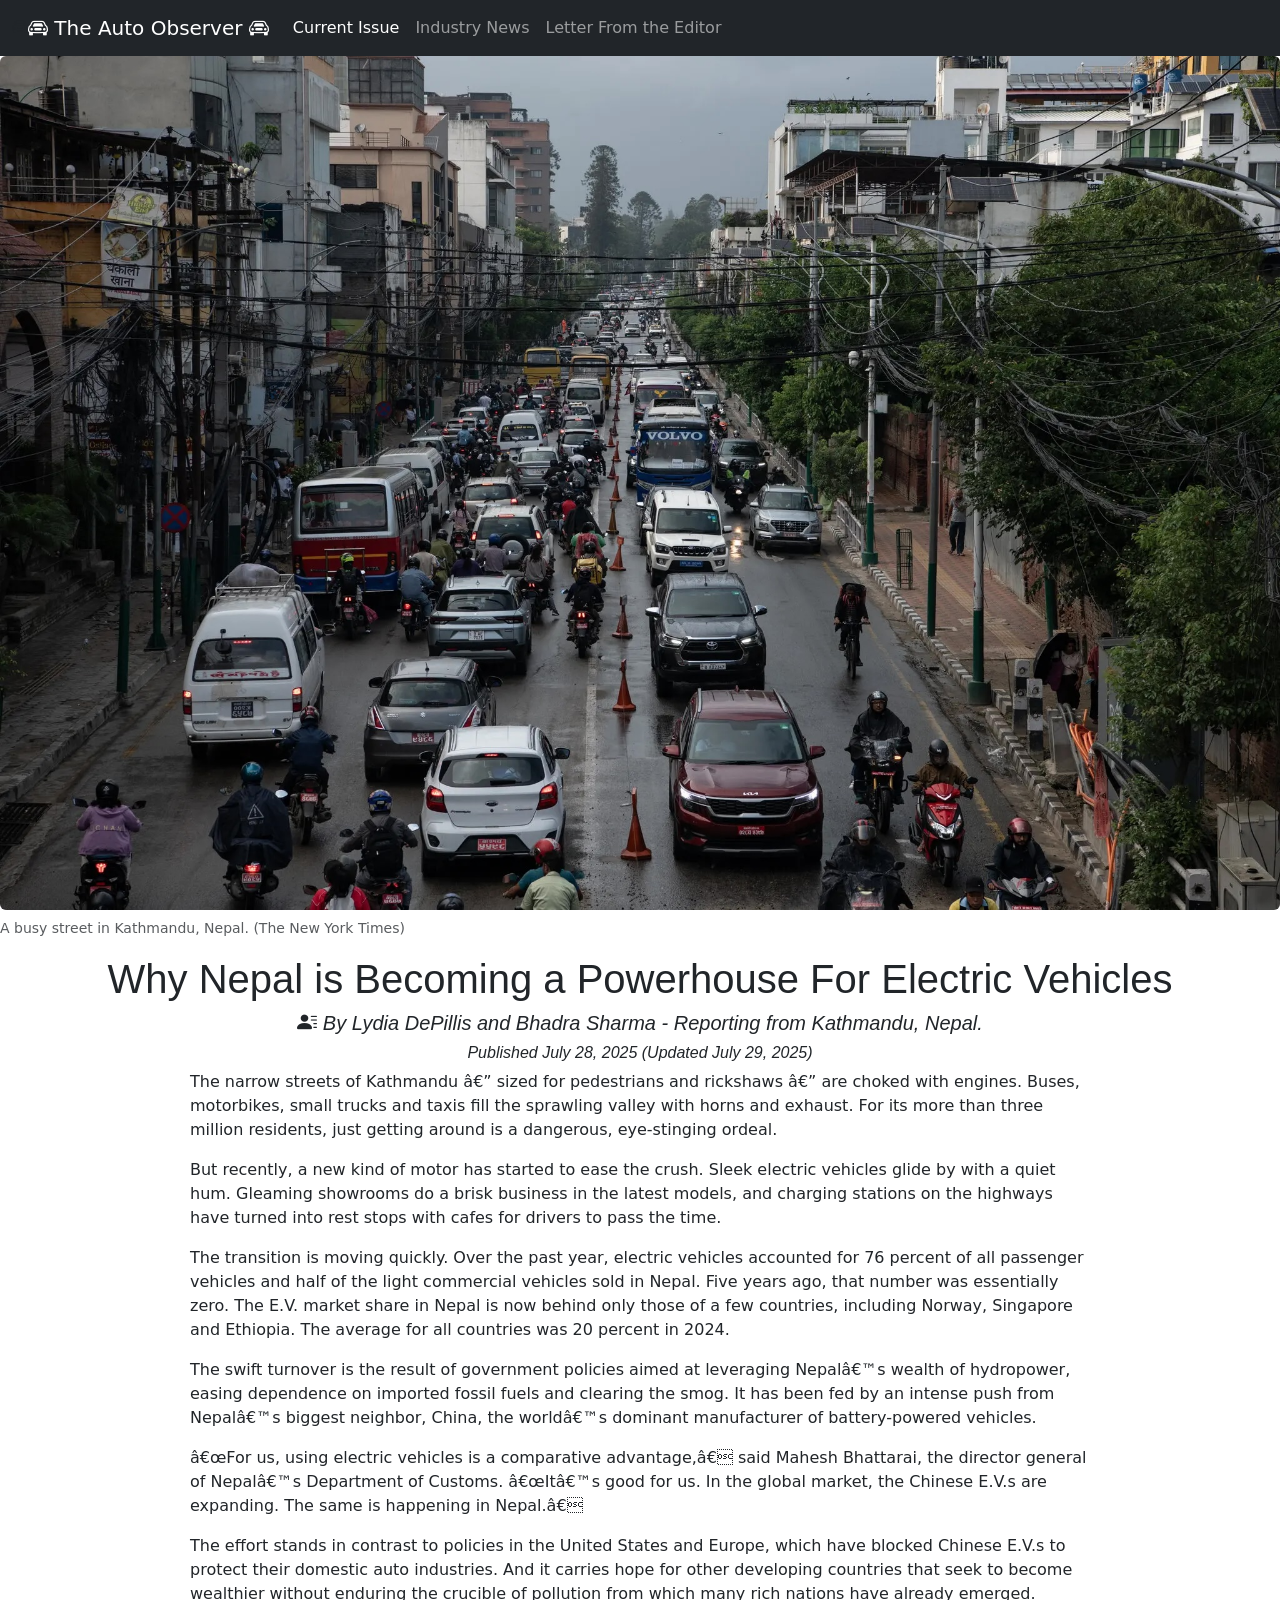
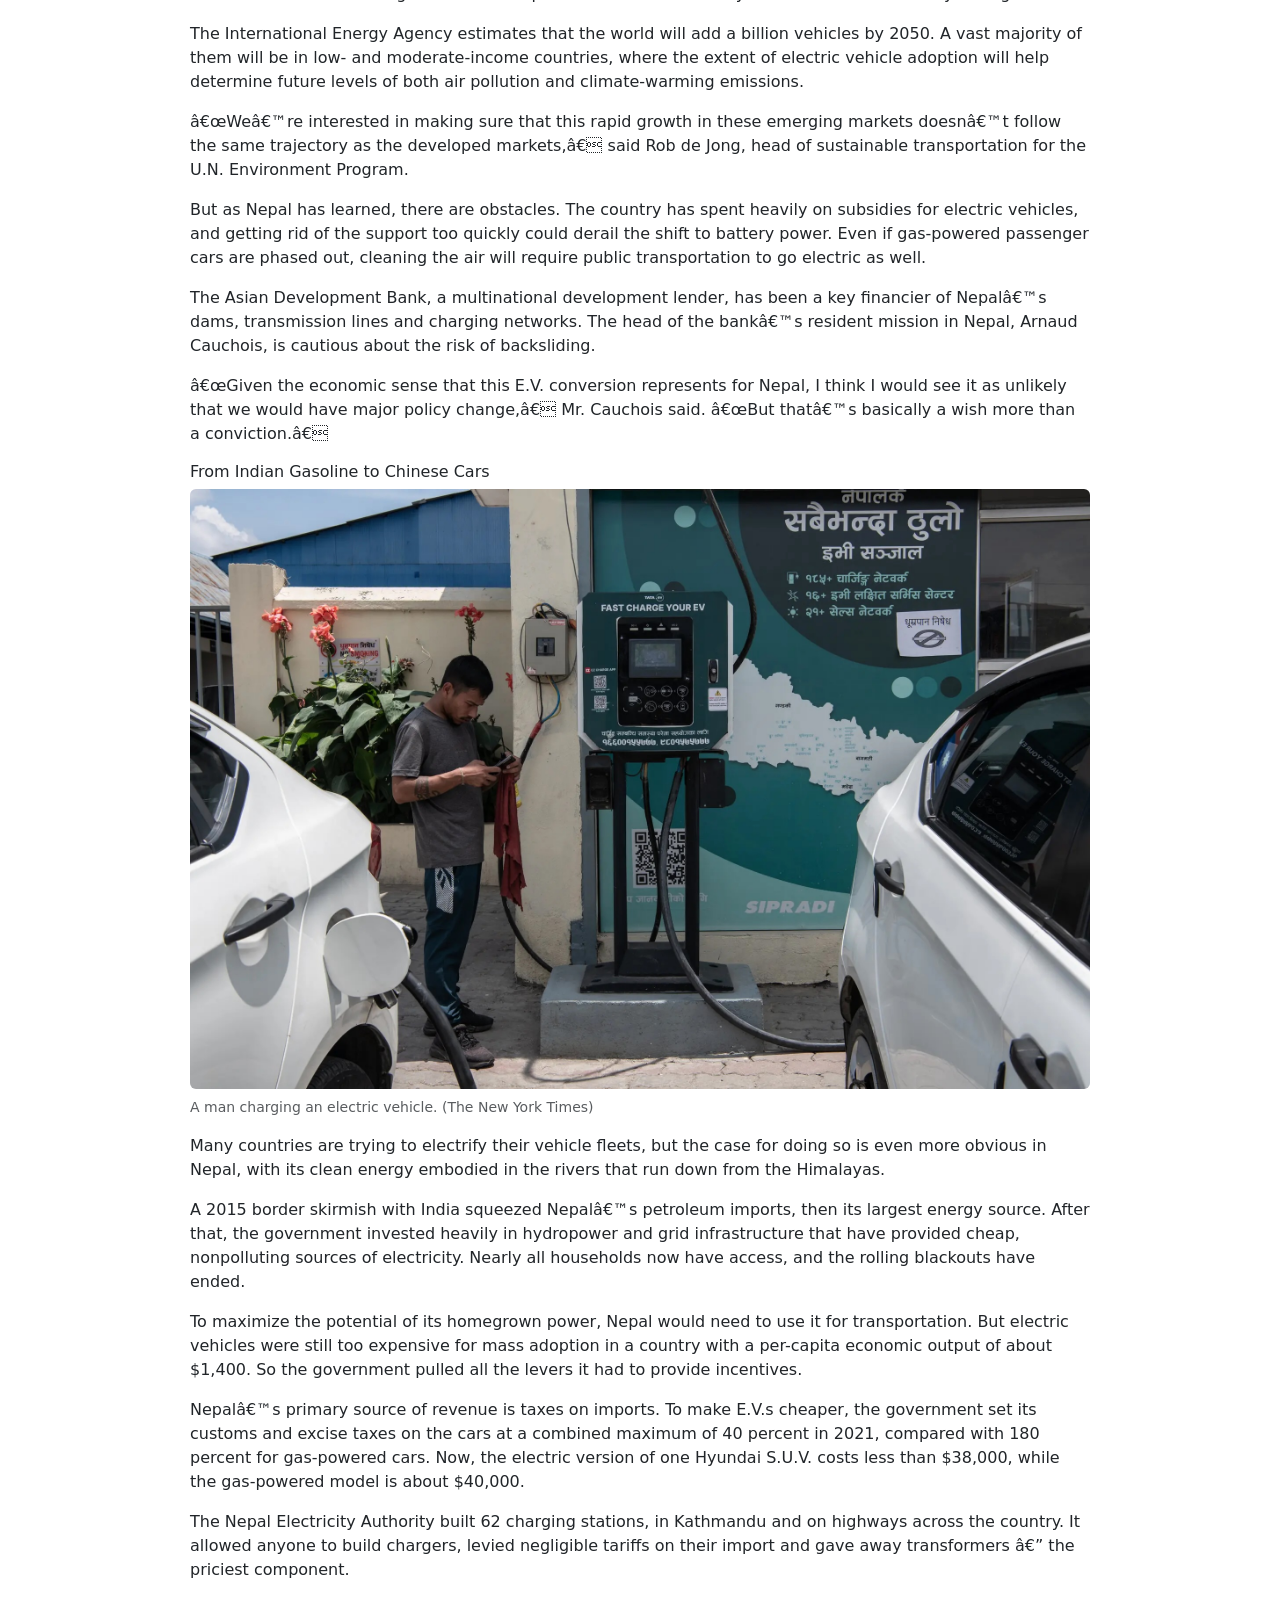
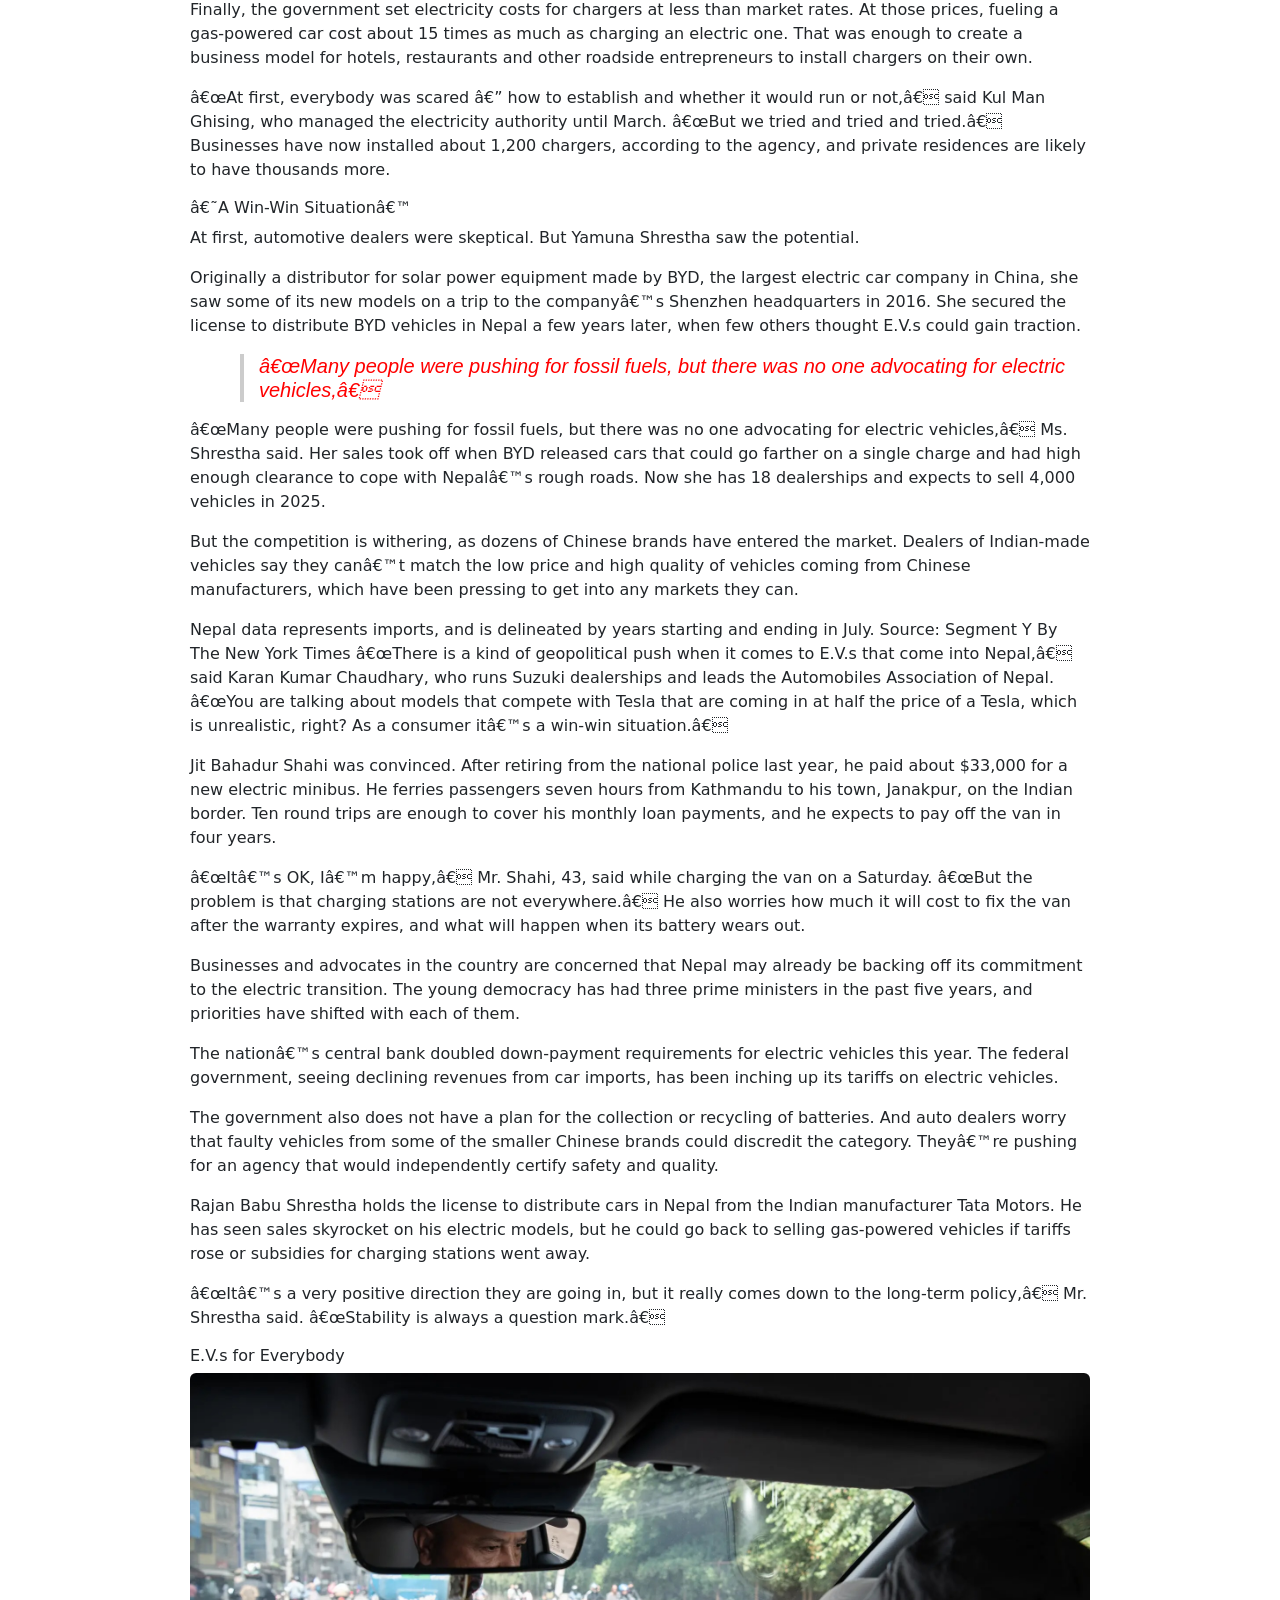
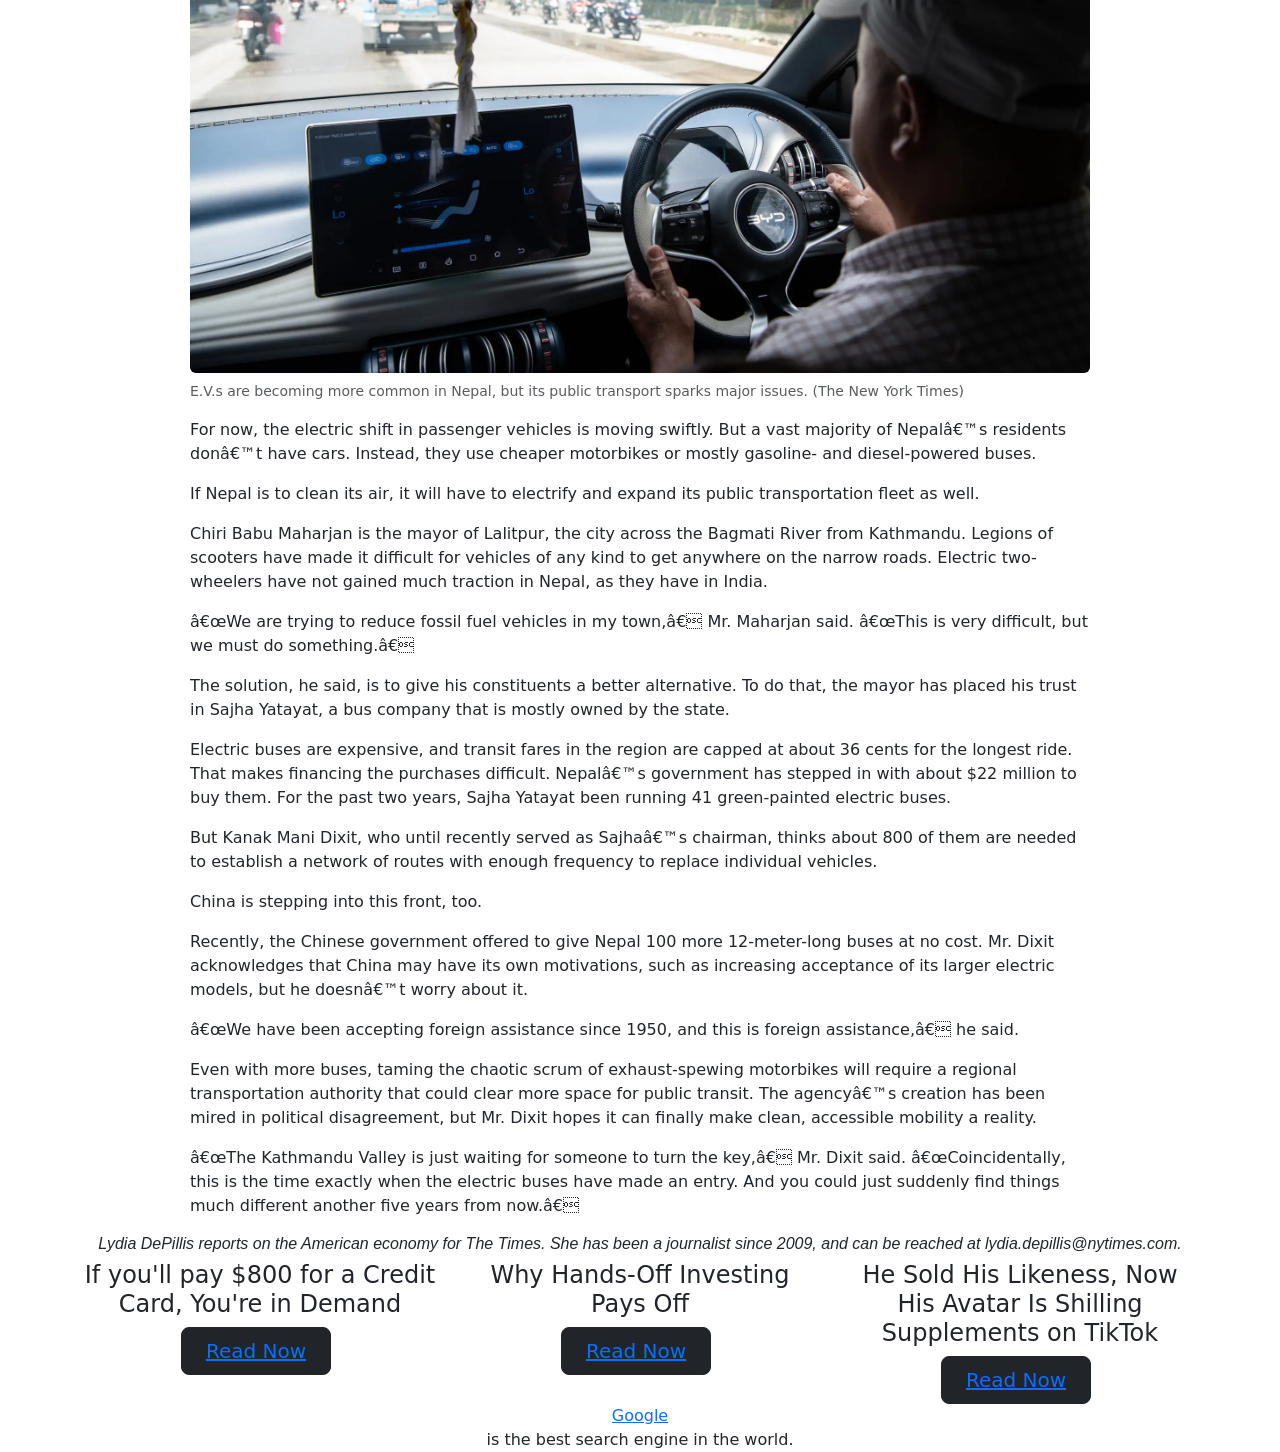
<file: midterm-review/index.html>
<!DOCTYPE html>
<html lang="en">
<head>
    <link href="https://cdn.jsdelivr.net/npm/bootstrap@5.3.3/dist/css/bootstrap.min.css" rel="stylesheet" integrity="sha384-QWTKZyjpPEjISv5WaRU9OFeRpok6YctnYmDr5pNlyT2bRjXh0JMhjY6hW+ALEwIH" crossorigin="anonymous">
    <link rel="stylesheet" href="https://cdn.jsdelivr.net/npm/bootstrap-icons@1.11.1/font/bootstrap-icons.css">
    <link rel="stylesheet" type="text/css" href="stylesheet.css">

    <script src="https://cdn.jsdelivr.net/npm/bootstrap@5.3.3/dist/js/bootstrap.bundle.min.js" integrity="sha384-YvpcrYf0tY3lHB60NNkmXc5s9fDVZLESaAA55NDzOxhy9GkcIdslK1eN7N6jIeHz" crossorigin="anonymous"></script>

    <title>The Auto Observer</title>
</head>
    <body>
 <nav class="navbar navbar-expand-lg bg-dark" data-bs-theme="dark" font-family="Special Elite" >
   <div class="container-fluid">
    <i class="bi bi-car-front"></i>
     <a class="navbar-brand" href="#"><i class="bi bi-car-front"></i> The Auto Observer <i class="bi bi-car-front"></i></a>
     <button class="navbar-toggler" type="button" data-bs-toggle="collapse" data-bs-target="#navbarSupportedContent" aria-controls="navbarSupportedContent" aria-expanded="false" aria-label="Toggle navigation">
       <span class="navbar-toggler-icon"></span>
     </button>
     <div class="collapse navbar-collapse" id="navbarSupportedContent">
       <ul class="navbar-nav me-auto mb-2 mb-lg-0">
         <li class="nav-item">
           <a class="nav-link active" aria-current="page" href="#">Current Issue</a>
         </li>
         <li class="nav-item">
           <a class="nav-link" href="#">Industry News</a>
         </li>
        <li class="nav-item">
           <a class="nav-link" href="#">Letter From the Editor</a>
         </li>
      
       </ul>

     </div>
   </div>
 </nav>

<figure class="figure">
    <img src="review-images/image7.jpeg" class="figure-img img-fluid rounded" alt="Busy Street in Kathmandu">
    <figcaption class="figure-caption">A busy street in Kathmandu, Nepal. (The New York Times)</figcaption>
</figure>

<div id="headline">
    <h1>Why Nepal is Becoming a Powerhouse For Electric Vehicles</h1>
</div>

<div id="byline"> 
    <h5><i class="bi bi-person-lines-fill"></i> By Lydia DePillis and Bhadra Sharma - Reporting from Kathmandu, Nepal.</h5>
    <h6>Published July 28, 2025 (Updated July 29, 2025)</h6>
</div>

<div id="content">
    <p>The narrow streets of Kathmandu — sized for pedestrians and rickshaws — are choked with engines. Buses, motorbikes, small trucks and taxis fill the sprawling valley with horns and exhaust. For its more than three million residents, just getting around is a dangerous, eye-stinging ordeal.
</p>
<p>But recently, a new kind of motor has started to ease the crush. Sleek electric vehicles glide by with a quiet hum. Gleaming showrooms do a brisk business in the latest models, and charging stations on the highways have turned into rest stops with cafes for drivers to pass the time.
</p>
<p>The transition is moving quickly. Over the past year, electric vehicles accounted for 76 percent of all passenger vehicles and half of the light commercial vehicles sold in Nepal. Five years ago, that number was essentially zero. The E.V. market share in Nepal is now behind only those of a few countries, including Norway, Singapore and Ethiopia. The average for all countries was 20 percent in 2024.
</p>
<p>The swift turnover is the result of government policies aimed at leveraging Nepal’s wealth of hydropower, easing dependence on imported fossil fuels and clearing the smog. It has been fed by an intense push from Nepal’s biggest neighbor, China, the world’s dominant manufacturer of battery-powered vehicles.
</p>
<p>“For us, using electric vehicles is a comparative advantage,” said Mahesh Bhattarai, the director general of Nepal’s Department of Customs. “It’s good for us. In the global market, the Chinese E.V.s are expanding. The same is happening in Nepal.”
</p>
<p>The effort stands in contrast to policies in the United States and Europe, which have blocked Chinese E.V.s to protect their domestic auto industries. And it carries hope for other developing countries that seek to become wealthier without enduring the crucible of pollution from which many rich nations have already emerged.
</p>
<p>The International Energy Agency estimates that the world will add a billion vehicles by 2050. A vast majority of them will be in low- and moderate-income countries, where the extent of electric vehicle adoption will help determine future levels of both air pollution and climate-warming emissions.
</p>
<p>“We’re interested in making sure that this rapid growth in these emerging markets doesn’t follow the same trajectory as the developed markets,” said Rob de Jong, head of sustainable transportation for the U.N. Environment Program.
</p>
<p>But as Nepal has learned, there are obstacles. The country has spent heavily on subsidies for electric vehicles, and getting rid of the support too quickly could derail the shift to battery power. Even if gas-powered passenger cars are phased out, cleaning the air will require public transportation to go electric as well.
</p>
<p>The Asian Development Bank, a multinational development lender, has been a key financier of Nepal’s dams, transmission lines and charging networks. The head of the bank’s resident mission in Nepal, Arnaud Cauchois, is cautious about the risk of backsliding.
</p>
<p>“Given the economic sense that this E.V. conversion represents for Nepal, I think I would see it as unlikely that we would have major policy change,” Mr. Cauchois said. “But that’s basically a wish more than a conviction.”
</p>
<h6>From Indian Gasoline to Chinese Cars</h6>
<figure class="figure">
    <img src="review-images/image10.jpeg" class="figure-img img-fluid rounded" alt="A man charging an electric vehicle">
    <figcaption class="figure-caption">A man charging an electric vehicle. (The New York Times)</figcaption>
</figure>
<p>Many countries are trying to electrify their vehicle fleets, but the case for doing so is even more obvious in Nepal, with its clean energy embodied in the rivers that run down from the Himalayas.
</p>
<p>A 2015 border skirmish with India squeezed Nepal’s petroleum imports, then its largest energy source. After that, the government invested heavily in hydropower and grid infrastructure that have provided cheap, nonpolluting sources of electricity. Nearly all households now have access, and the rolling blackouts have ended.
</p>
<p>To maximize the potential of its homegrown power, Nepal would need to use it for transportation. But electric vehicles were still too expensive for mass adoption in a country with a per-capita economic output of about $1,400. So the government pulled all the levers it had to provide incentives.
</p>
<p>Nepal’s primary source of revenue is taxes on imports. To make E.V.s cheaper, the government set its customs and excise taxes on the cars at a combined maximum of 40 percent in 2021, compared with 180 percent for gas-powered cars. Now, the electric version of one Hyundai S.U.V. costs less than $38,000, while the gas-powered model is about $40,000.
</p>
<p>The Nepal Electricity Authority built 62 charging stations, in Kathmandu and on highways across the country. It allowed anyone to build chargers, levied negligible tariffs on their import and gave away transformers — the priciest component.
</p>
<p>Finally, the government set electricity costs for chargers at less than market rates. At those prices, fueling a gas-powered car cost about 15 times as much as charging an electric one. That was enough to create a business model for hotels, restaurants and other roadside entrepreneurs to install chargers on their own.
</p>
<p>“At first, everybody was scared — how to establish and whether it would run or not,” said Kul Man Ghising, who managed the electricity authority until March. “But we tried and tried and tried.” Businesses have now installed about 1,200 chargers, according to the agency, and private residences are likely to have thousands more.
</p>
<h6>‘A Win-Win Situation’</h6>
<p>At first, automotive dealers were skeptical. But Yamuna Shrestha saw the potential.
</p>
<p>Originally a distributor for solar power equipment made by BYD, the largest electric car company in China, she saw some of its new models on a trip to the company’s Shenzhen headquarters in 2016. She secured the license to distribute BYD vehicles in Nepal a few years later, when few others thought E.V.s could gain traction.
</p>
<blockquote class="blockquote"
>
  <p class="mb-0">“Many people were pushing for fossil fuels, but there was no one advocating for electric vehicles,” </p>
</blockquote>
<p>“Many people were pushing for fossil fuels, but there was no one advocating for electric vehicles,” Ms. Shrestha said. Her sales took off when BYD released cars that could go farther on a single charge and had high enough clearance to cope with Nepal’s rough roads. Now she has 18 dealerships and expects to sell 4,000 vehicles in 2025.
</p>
<p>But the competition is withering, as dozens of Chinese brands have entered the market. Dealers of Indian-made vehicles say they can’t match the low price and high quality of vehicles coming from Chinese manufacturers, which have been pressing to get into any markets they can.
</p>
<p>Nepal data represents imports, and is delineated by years starting and ending in July. Source: Segment Y By The New York Times
“There is a kind of geopolitical push when it comes to E.V.s that come into Nepal,” said Karan Kumar Chaudhary, who runs Suzuki dealerships and leads the Automobiles Association of Nepal. “You are talking about models that compete with Tesla that are coming in at half the price of a Tesla, which is unrealistic, right? As a consumer it’s a win-win situation.”
</p>
<p>Jit Bahadur Shahi was convinced. After retiring from the national police last year, he paid about $33,000 for a new electric minibus. He ferries passengers seven hours from Kathmandu to his town, Janakpur, on the Indian border. Ten round trips are enough to cover his monthly loan payments, and he expects to pay off the van in four years.
</p>
<p>“It’s OK, I’m happy,” Mr. Shahi, 43, said while charging the van on a Saturday. “But the problem is that charging stations are not everywhere.” He also worries how much it will cost to fix the van after the warranty expires, and what will happen when its battery wears out.
</p>
<p>Businesses and advocates in the country are concerned that Nepal may already be backing off its commitment to the electric transition. The young democracy has had three prime ministers in the past five years, and priorities have shifted with each of them.
</p>
<p>The nation’s central bank doubled down-payment requirements for electric vehicles this year. The federal government, seeing declining revenues from car imports, has been inching up its tariffs on electric vehicles.
</p>
<p>The government also does not have a plan for the collection or recycling of batteries. And auto dealers worry that faulty vehicles from some of the smaller Chinese brands could discredit the category. They’re pushing for an agency that would independently certify safety and quality.
</p>
<p>Rajan Babu Shrestha holds the license to distribute cars in Nepal from the Indian manufacturer Tata Motors. He has seen sales skyrocket on his electric models, but he could go back to selling gas-powered vehicles if tariffs rose or subsidies for charging stations went away.
</p>
<p>“It’s a very positive direction they are going in, but it really comes down to the long-term policy,” Mr. Shrestha said. “Stability is always a question mark.”
</p>
<h6>E.V.s for Everybody</h6>
<figure class="figure">
    <img src="review-images/image5.jpeg" class="figure-img img-fluid rounded" alt="A man driving an electric bus in Kathmandu">
    <figcaption class="figure-caption">E.V.s are becoming more common in Nepal, but its public transport sparks major issues. (The New York Times)</figcaption>
</figure>
<p>For now, the electric shift in passenger vehicles is moving swiftly. But a vast majority of Nepal’s residents don’t have cars. Instead, they use cheaper motorbikes or mostly gasoline- and diesel-powered buses.
</p>
<p>If Nepal is to clean its air, it will have to electrify and expand its public transportation fleet as well.
</p>
<p>Chiri Babu Maharjan is the mayor of Lalitpur, the city across the Bagmati River from Kathmandu. Legions of scooters have made it difficult for vehicles of any kind to get anywhere on the narrow roads. Electric two-wheelers have not gained much traction in Nepal, as they have in India.
</p>
<p>“We are trying to reduce fossil fuel vehicles in my town,” Mr. Maharjan said. “This is very difficult, but we must do something.”
</p>
<p>The solution, he said, is to give his constituents a better alternative. To do that, the mayor has placed his trust in Sajha Yatayat, a bus company that is mostly owned by the state.
</p>
<p>Electric buses are expensive, and transit fares in the region are capped at about 36 cents for the longest ride. That makes financing the purchases difficult. Nepal’s government has stepped in with about $22 million to buy them. For the past two years, Sajha Yatayat been running 41 green-painted electric buses.
</p>
<p>But Kanak Mani Dixit, who until recently served as Sajha’s chairman, thinks about 800 of them are needed to establish a network of routes with enough frequency to replace individual vehicles.
</p>
<p>China is stepping into this front, too.</p>
<p>Recently, the Chinese government offered to give Nepal 100 more 12-meter-long buses at no cost. Mr. Dixit acknowledges that China may have its own motivations, such as increasing acceptance of its larger electric models, but he doesn’t worry about it.
</p>
<p>“We have been accepting foreign assistance since 1950, and this is foreign assistance,” he said.
</p>
<p>Even with more buses, taming the chaotic scrum of exhaust-spewing motorbikes will require a regional transportation authority that could clear more space for public transit. The agency’s creation has been mired in political disagreement, but Mr. Dixit hopes it can finally make clean, accessible mobility a reality.
</p>
<p>“The Kathmandu Valley is just waiting for someone to turn the key,” Mr. Dixit said. “Coincidentally, this is the time exactly when the electric buses have made an entry. And you could just suddenly find things much different another five years from now.”
</p>
</div>

<div id="closer">
    <h6>Lydia DePillis reports on the American economy for The Times. She has been a journalist since 2009, and can be reached at lydia.depillis@nytimes.com.</h6>
</div>

<div class="container">
	<div class="row text-center justify-content-center">


		<div class="col-md-4">
			<h4>If you'll pay $800 for a Credit Card, You're in Demand</h4>
      <button type="button" class="btn btn-dark btn-lg px-4 me-md-2"> <a href="https://www.nytimes.com/2025/08/17/business/airlines-credit-cards-loyalty.html" target="_blank">Read Now</a></button>
		</div>

		<div class="col-md-4">
			<h4>Why Hands-Off Investing Pays Off</h4>
      <button type="button" class="btn btn-dark btn-lg px-4 me-md-2"> <a href="https://www.nytimes.com/2025/08/15/business/investing-fund-returns-interfere.html" target="_blank">Read Now</a></button>
		</div>

<div class="col-md-4">
			<h4>He Sold His Likeness, Now His Avatar Is Shilling Supplements on TikTok</h4>
      <button type="button" class="btn btn-dark btn-lg px-4 me-md-2"> <a href="https://www.nytimes.com/2025/08/17/business/tiktok-ai-avatars.html" target="_blank">Read Now</a></button>
		</div>



<a href="https://www.google.com" target="_blank">Google</a> is the best search engine in the world.



	</div>
    </body>
</html>
</file>
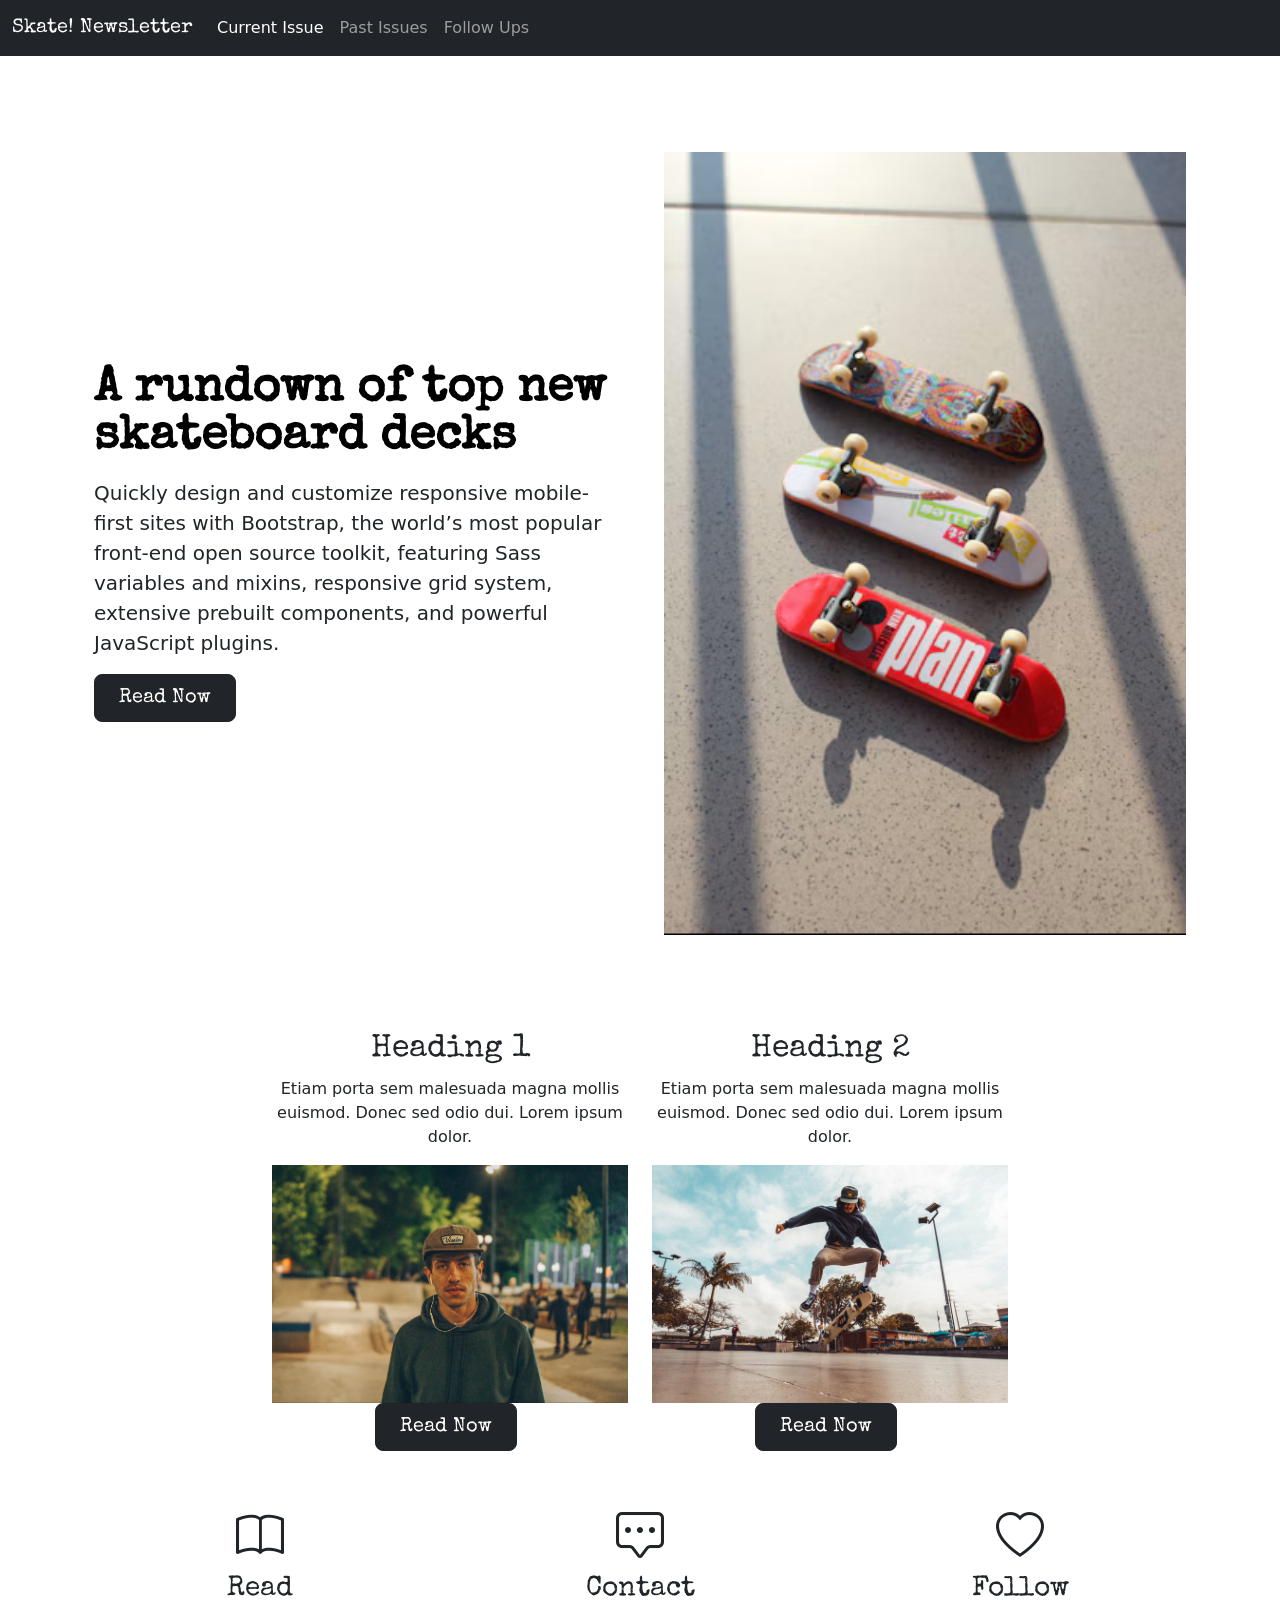
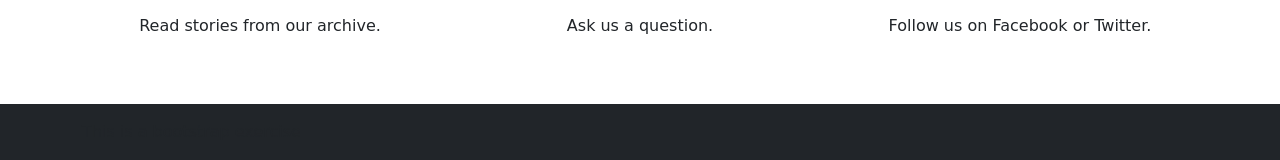
<file: bootstrap-template.html>
<!DOCTYPE html>
<html lang="en">
<head>
    <meta charset="UTF-8">
    <meta name="viewport" content="width=device-width, initial-scale=1.0">
    <title>Skate! Newsletter</title>
     <!-- Bootstrap CSS and JavaScript -->
 <link href="https://cdn.jsdelivr.net/npm/bootstrap@5.3.3/dist/css/bootstrap.min.css" rel="stylesheet" integrity="sha384-QWTKZyjpPEjISv5WaRU9OFeRpok6YctnYmDr5pNlyT2bRjXh0JMhjY6hW+ALEwIH" crossorigin="anonymous">

<script src="https://cdn.jsdelivr.net/npm/bootstrap@5.3.3/dist/js/bootstrap.bundle.min.js" integrity="sha384-YvpcrYf0tY3lHB60NNkmXc5s9fDVZLESaAA55NDzOxhy9GkcIdslK1eN7N6jIeHz" crossorigin="anonymous"></script>


 <link rel="stylesheet" href="https://cdn.jsdelivr.net/npm/bootstrap-icons@1.11.1/font/bootstrap-icons.css">

<title>Document</title>
<link rel="preconnect" href="https://fonts.googleapis.com">
<link rel="preconnect" href="https://fonts.gstatic.com" crossorigin>
<link href="https://fonts.googleapis.com/css2?family=Open+Sans:ital,wght@0,300..800;1,300..800&family=Special+Elite&display=swap" rel="stylesheet">

<style>
    .bi {
        font-size:3em;
    }

    .col-md-4 {
        text-align: center;
    }
    .navbar-brand {
        font-family: 'Special Elite';
    }

    h1, h2, h3 {
        font-family: 'Special Elite';
    }

    .btn {
        font-family: 'Special Elite';
    }
   
    .row {
        padding-bottom: 50px;
    }

    @media (max-width: 500px) {
        h2 {
            padding-top: 50px;
        }

        .btn {
            background-color: teal;
        }
    }
</style>



</head>
<body>
  
     <!-- Navbar start-->
 <nav class="navbar navbar-expand-lg bg-dark" data-bs-theme="dark" font-family="Special Elite" >
   <div class="container-fluid">
     <a class="navbar-brand" href="#">Skate! Newsletter</a>
     <button class="navbar-toggler" type="button" data-bs-toggle="collapse" data-bs-target="#navbarSupportedContent" aria-controls="navbarSupportedContent" aria-expanded="false" aria-label="Toggle navigation">
       <span class="navbar-toggler-icon"></span>
     </button>
     <div class="collapse navbar-collapse" id="navbarSupportedContent">
       <ul class="navbar-nav me-auto mb-2 mb-lg-0">
         <li class="nav-item">
           <a class="nav-link active" aria-current="page" href="#">Current Issue</a>
         </li>
         <li class="nav-item">
           <a class="nav-link" href="#">Past Issues</a>
         </li>
        <li class="nav-item">
           <a class="nav-link" href="#">Follow Ups</a>
         </li>
      
       </ul>

     </div>
   </div>
 </nav>
 <!-- Navbar end-->
   <!-- Hero start-->
 <div class="container col-xxl-8 px-4 py-5"> 
  <div class="row flex-lg-row-reverse align-items-center g-5 py-5"> 
    <div class="col-10 col-sm-8 col-lg-6"> 
      <img src="skateboard.png" class="d-block mx-lg-auto img-fluid" alt="Bootstrap Themes" width="700" height="500" loading="lazy"> </div> 
    <div class="col-lg-6"> 
      <h1 class="display-5 fw-bold text-body-emphasis lh-1 mb-3">A rundown of top new skateboard decks</h1> 
      <p class="lead">Quickly design and customize responsive mobile-first sites with Bootstrap, the world’s most popular front-end open source toolkit, featuring Sass variables and mixins, responsive grid system, extensive prebuilt components, and powerful JavaScript plugins.</p> 
      <div class="d-grid gap-2 d-md-flex justify-content-md-start"> 
        <button type="button" class="btn btn-dark btn-lg px-4 me-md-2">Read Now</button> 
      </div> </div> 
    </div> </div>
 <!-- Hero end-->


<!--GRID-->
<div class="container">
	<div class="row text-center justify-content-center">


		<div class="col-md-4">
			<h2>Heading 1</h2>
			<p>Etiam porta sem malesuada magna mollis euismod. Donec sed odio dui. Lorem ipsum dolor.</p>
      <img src="skate_boy.png" class="d-block mx-lg-auto img-fluid" width="700" height="500">
      <button type="button" class="btn btn-dark btn-lg px-4 me-md-2">Read Now</button>
		</div>

		<div class="col-md-4">
			<h2>Heading 2</h2>
			<p>Etiam porta sem malesuada magna mollis euismod. Donec sed odio dui. Lorem ipsum dolor.</p>
      <img src="board.png" class="d-block mx-lg-auto img-fluid" width="700" height="500">
      <button type="button" class="btn btn-dark btn-lg px-4 me-md-2">Read Now</button>
		</div>

	</div>
  <div class="row text-center justify-content-center">


		<div class="col-md-4">
            <i class="bi bi-book"></i>
			<h3>Read</h3>
			<p>Read stories from our archive.</p>
		</div>

		<div class="col-md-4">
            <i class="bi bi-chat-square-dots"></i>
			<h3>Contact</h3>
			<p>Ask us a question.</p>
		</div>

    <div class="col-md-4">
            <i class="bi bi-heart"></i>
			<h3>Follow</h3>
			<p>Follow us on Facebook or Twitter.</p>
		</div>

	</div>
</div>



</div>


<footer class="footer mt-auto py-3 bg-dark">
       <div class="container">
         <span class="text-muted">This is a bootstrap exercise</span>
       </div>
     </footer>



</body>
</html>
</file>
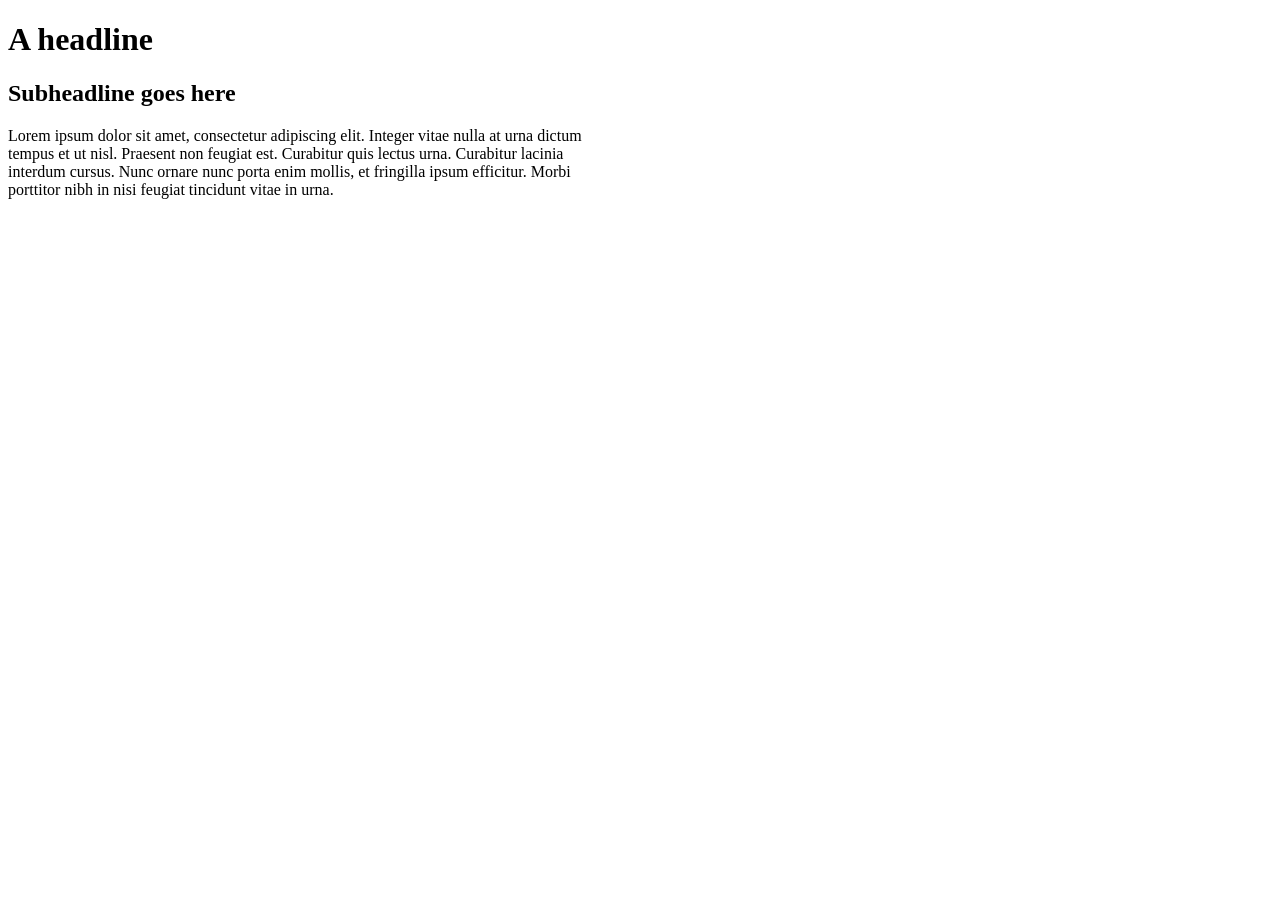
<file: media-query-exercise.html>
<!DOCTYPE html>
<html>
<head>

<style>

div {
  width:600px;
}

h1 {
  font-size:2em;
}

h2 {
  font-size:1.5em;
}


@media screen and (max-width: 500px) {
/* Write your media query styles here */
div {
    width:100%;
    background-color:#cdcdcd;
}

h1 {
  font-size:1.5em;
font-family:sans-serif;
}
h2 {
    font-size:1em;
    font-family:sans-serif;
}
p {
    font-family:sans-serif;
}
}
</style>
</head>
<body>


<div>
  
  <h1>A headline</h1>

  <h2>Subheadline goes here</h2>

  <p>Lorem ipsum dolor sit amet, consectetur adipiscing elit. Integer vitae nulla at urna dictum tempus et ut nisl. Praesent non feugiat est. Curabitur quis lectus urna. Curabitur lacinia interdum cursus. Nunc ornare nunc porta enim mollis, et fringilla ipsum efficitur. Morbi porttitor nibh in nisi feugiat tincidunt vitae in urna.</p>
  
</div>


    
</body>
</html>
</file>
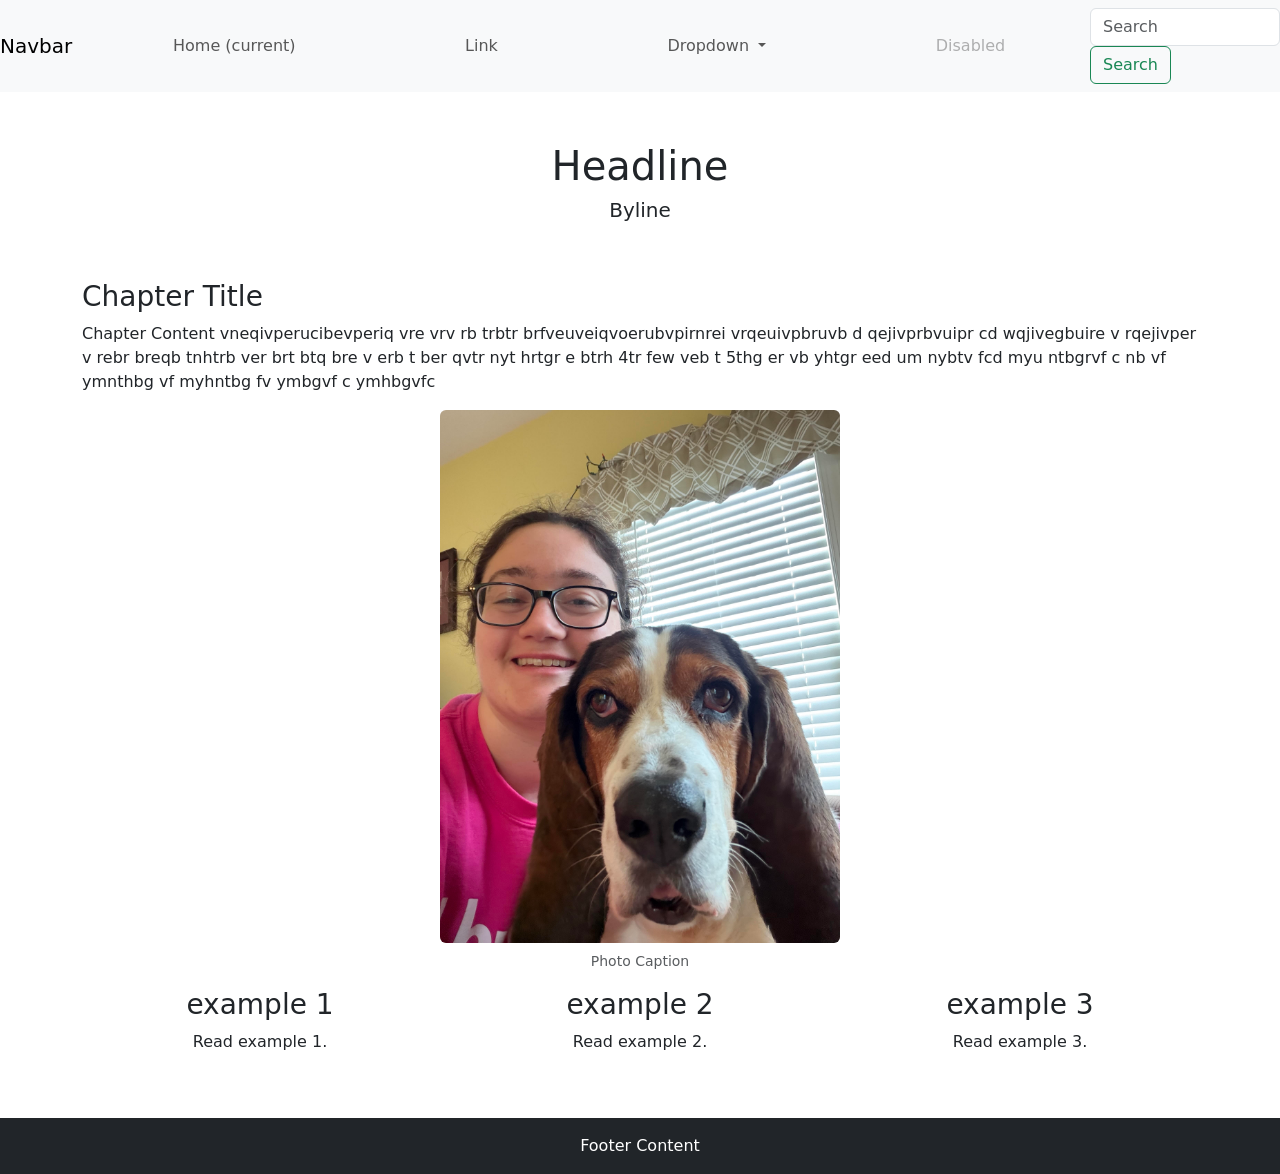
<file: html-frame/html-frame.html>
<!DOCTYPE html>
<html lang="en">
<head>
    <meta charset="UTF-8">
    <meta name="viewport" content="width=device-width, initial-scale=1.0, shrink-to-fit=no">

    <title>html-frame</title>
     <!-- Bootstrap CSS and JavaScript -->
  <link href="https://cdn.jsdelivr.net/npm/bootstrap@5.3.3/dist/css/bootstrap.min.css" rel="stylesheet" integrity="sha384-QWTKZyjpPEjISv5WaRU9OFeRpok6YctnYmDr5pNlyT2bRjXh0JMhjY6hW+ALEwIH" crossorigin="anonymous">

  <script src="https://cdn.jsdelivr.net/npm/bootstrap@5.3.3/dist/js/bootstrap.bundle.min.js" integrity="sha384-YvpcrYf0tY3lHB60NNkmXc5s9fDVZLESaAA55NDzOxhy9GkcIdslK1eN7N6jIeHz" crossorigin="anonymous"></script>
  
  <link rel="stylesheet" href="https://cdn.jsdelivr.net/npm/bootstrap-icons@1.11.1/font/bootstrap-icons.css">



</head>
<body>
    <!--Navbar start -->

<nav class="navbar navbar-expand-lg navbar-light bg-light">
  <a class="navbar-brand" href="#">Navbar</a>
  <button class="navbar-toggler" type="button" data-toggle="collapse" data-target="#navbarSupportedContent" aria-controls="navbarSupportedContent" aria-expanded="false" aria-label="Toggle navigation">
    <span class="navbar-toggler-icon"></span>
  </button>

  <div class="collapse navbar-collapse" id="navbarSupportedContent">
    <ul class="navbar-nav nav-fill w-100">
      <li class="nav-item active">
        <a class="nav-link" href="#">Home <span class="sr-only">(current)</span></a>
      </li>
      <li class="nav-item">
        <a class="nav-link" href="#">Link</a>
      </li>
      <li class="nav-item dropdown">
        <a class="nav-link dropdown-toggle" href="#" id="navbarDropdown" role="button" data-toggle="dropdown" aria-haspopup="true" aria-expanded="false">
          Dropdown
        </a>
        <div class="dropdown-menu" aria-labelledby="navbarDropdown">
          <a class="dropdown-item" href="#">Action</a>
          <a class="dropdown-item" href="#">Another action</a>
          <div class="dropdown-divider"></div>
          <a class="dropdown-item" href="#">Something else here</a>
        </div>
      </li>
      <li class="nav-item">
        <a class="nav-link disabled" href="#">Disabled</a>
      </li>
    </ul>
    <form class="form-inline my-2 my-lg-0">
      <input class="form-control mr-sm-2" type="search" placeholder="Search" aria-label="Search">
      <button class="btn btn-outline-success my-2 my-sm-0" type="submit">Search</button>
    </form>
  </div>
</nav>
  
<div class="container">
<div id="headline" class="text-center" style="padding-top: 50px;">
    <h1>Headline</h1>
    <h5>Byline</h5>
</div>
 
<div id="chapter" style="padding-top: 50px;">
    <h3>Chapter Title</h3>
    <p>Chapter Content vneqivperucibevperiq vre vrv rb trbtr brfveuveiqvoerubvpirnrei vrqeuivpbruvb d qejivprbvuipr cd wqjivegbuire v rqejivper v rebr breqb tnhtrb ver brt btq bre v erb t ber qvtr nyt hrtgr e  btrh 4tr few   veb t 5thg er vb yhtgr eed um nybtv fcd myu ntbgrvf c nb vf  ymnthbg vf myhntbg fv ymbgvf c ymhbgvfc</p>
</div>

<div id="pic" class="text-center">
<figure class="figure" class="img-center" style="width: 400px">
    <img src="dog-selfie.jpg" class="figure-img img-fluid rounded" alt="Me and my dog, Rosie, taking a selfie.">
    <figcaption class="figure-caption">Photo Caption</figcaption>
</figure>
</div>

  <div class="row text-center justify-content-center">


		<div class="col-md-4">
			<h3>example 1</h3>
			<p>Read example 1.</p>
		</div>

		<div class="col-md-4">
			<h3>example 2</h3>
			<p>Read example 2.</p>
		</div>

    <div class="col-md-4">
			<h3>example 3</h3>
			<p>Read example 3.</p>
		</div>

	</div>
</div>

<footer class="bg-dark text-white text-center py-3 mt-5">
    <p class="mb-0"> Footer Content</p>
</footer>

</body>
</html>
</file>
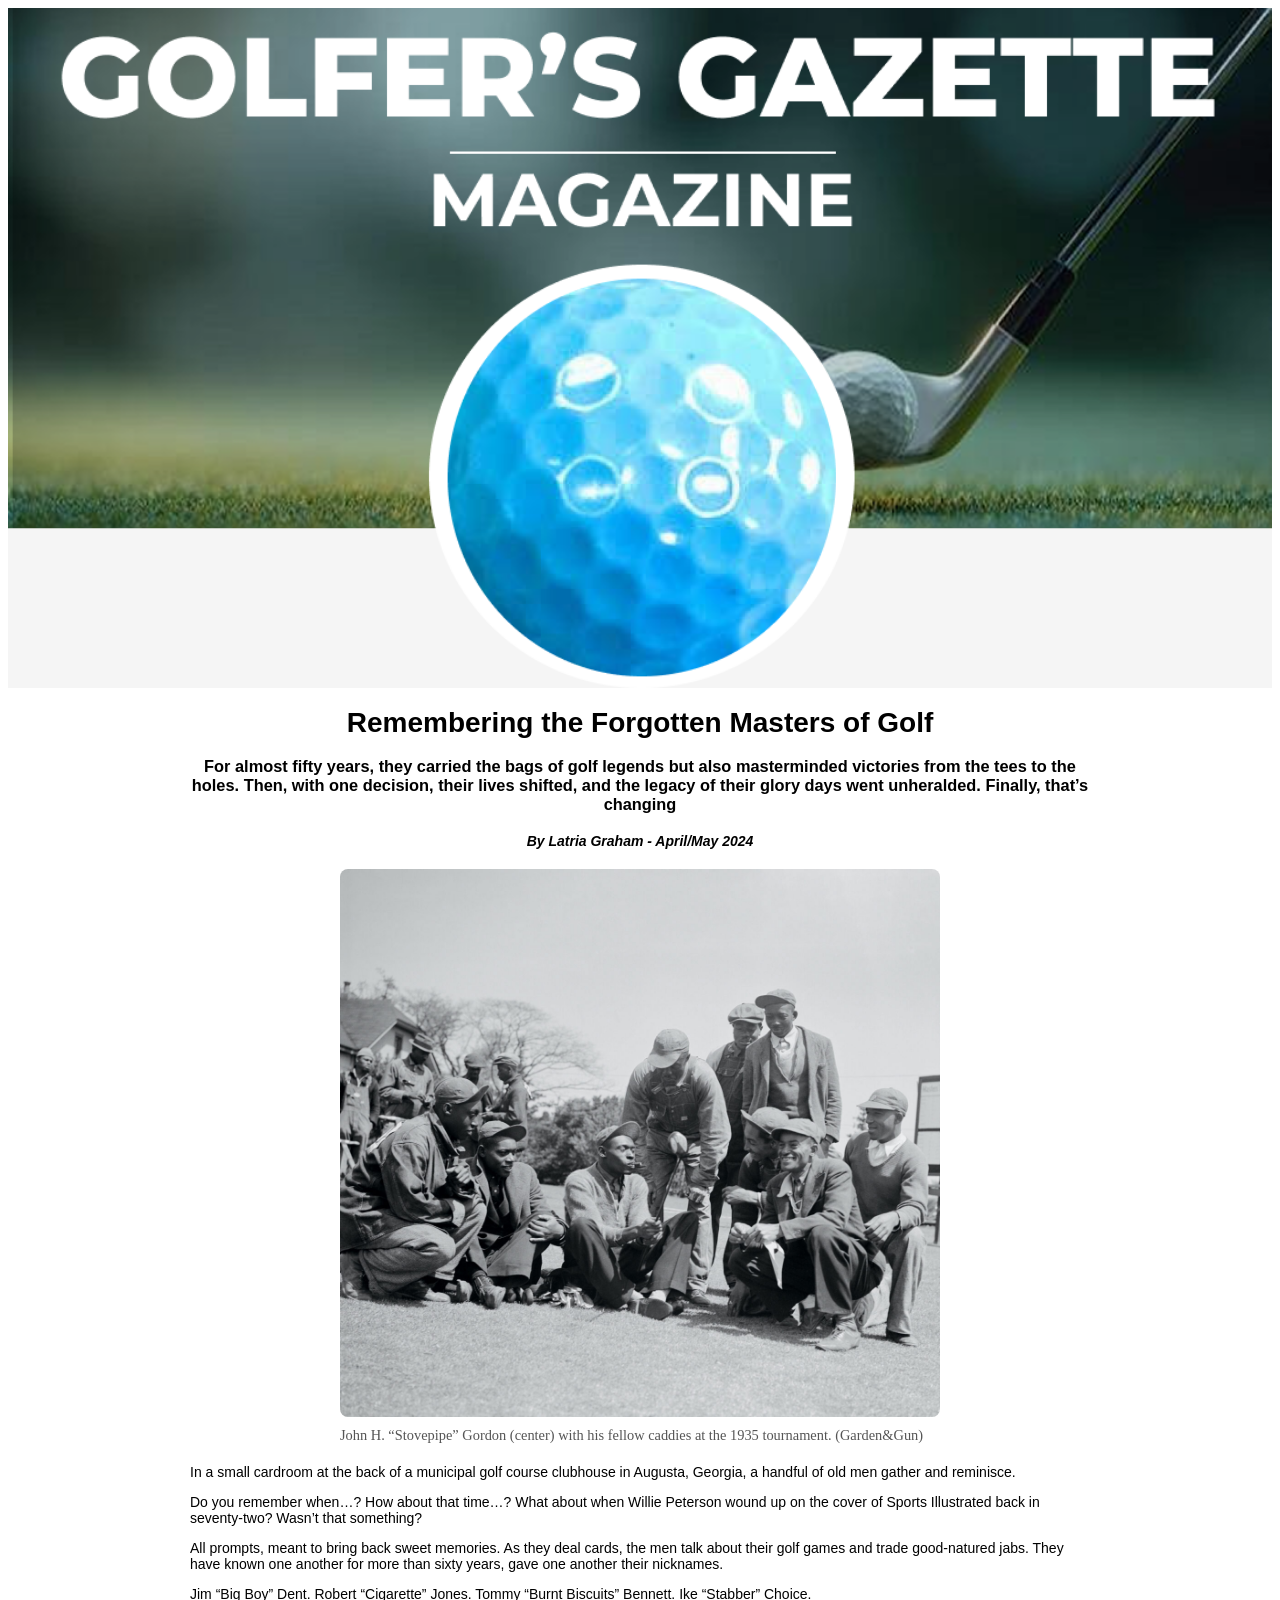
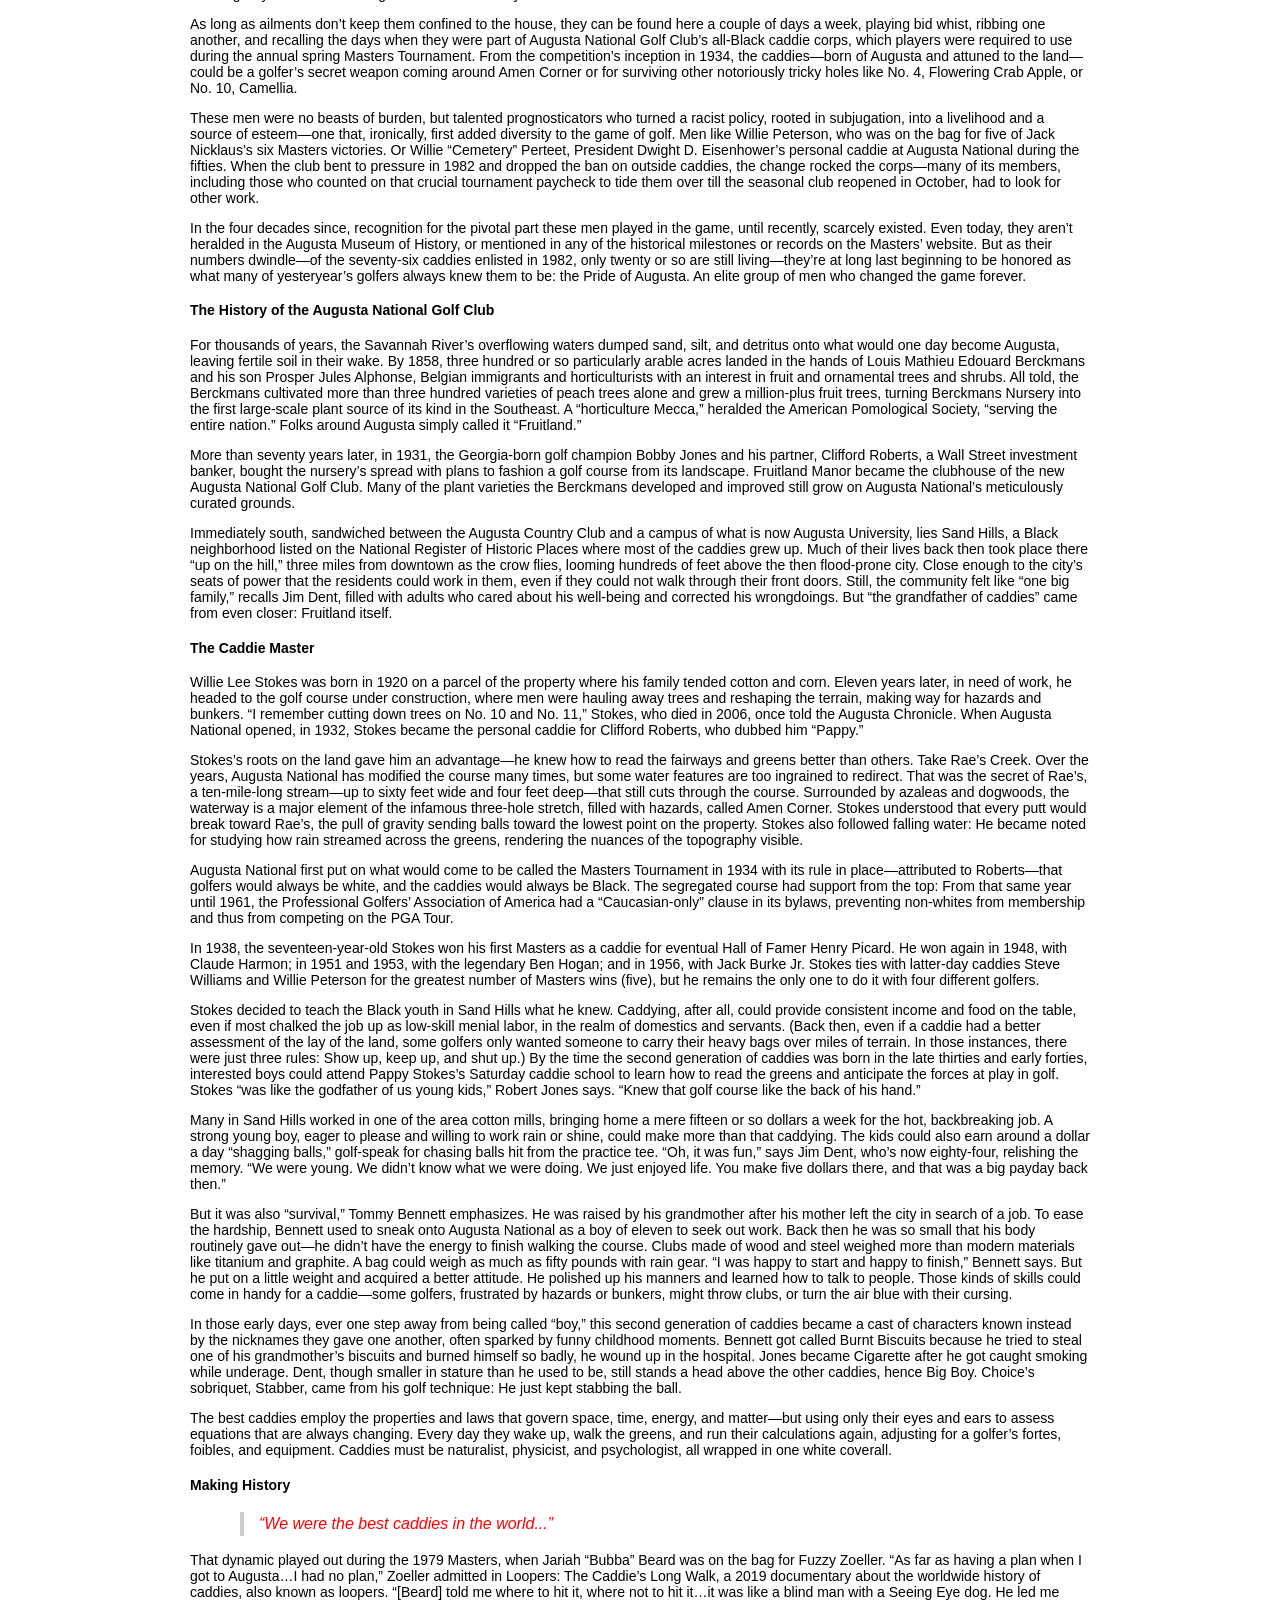
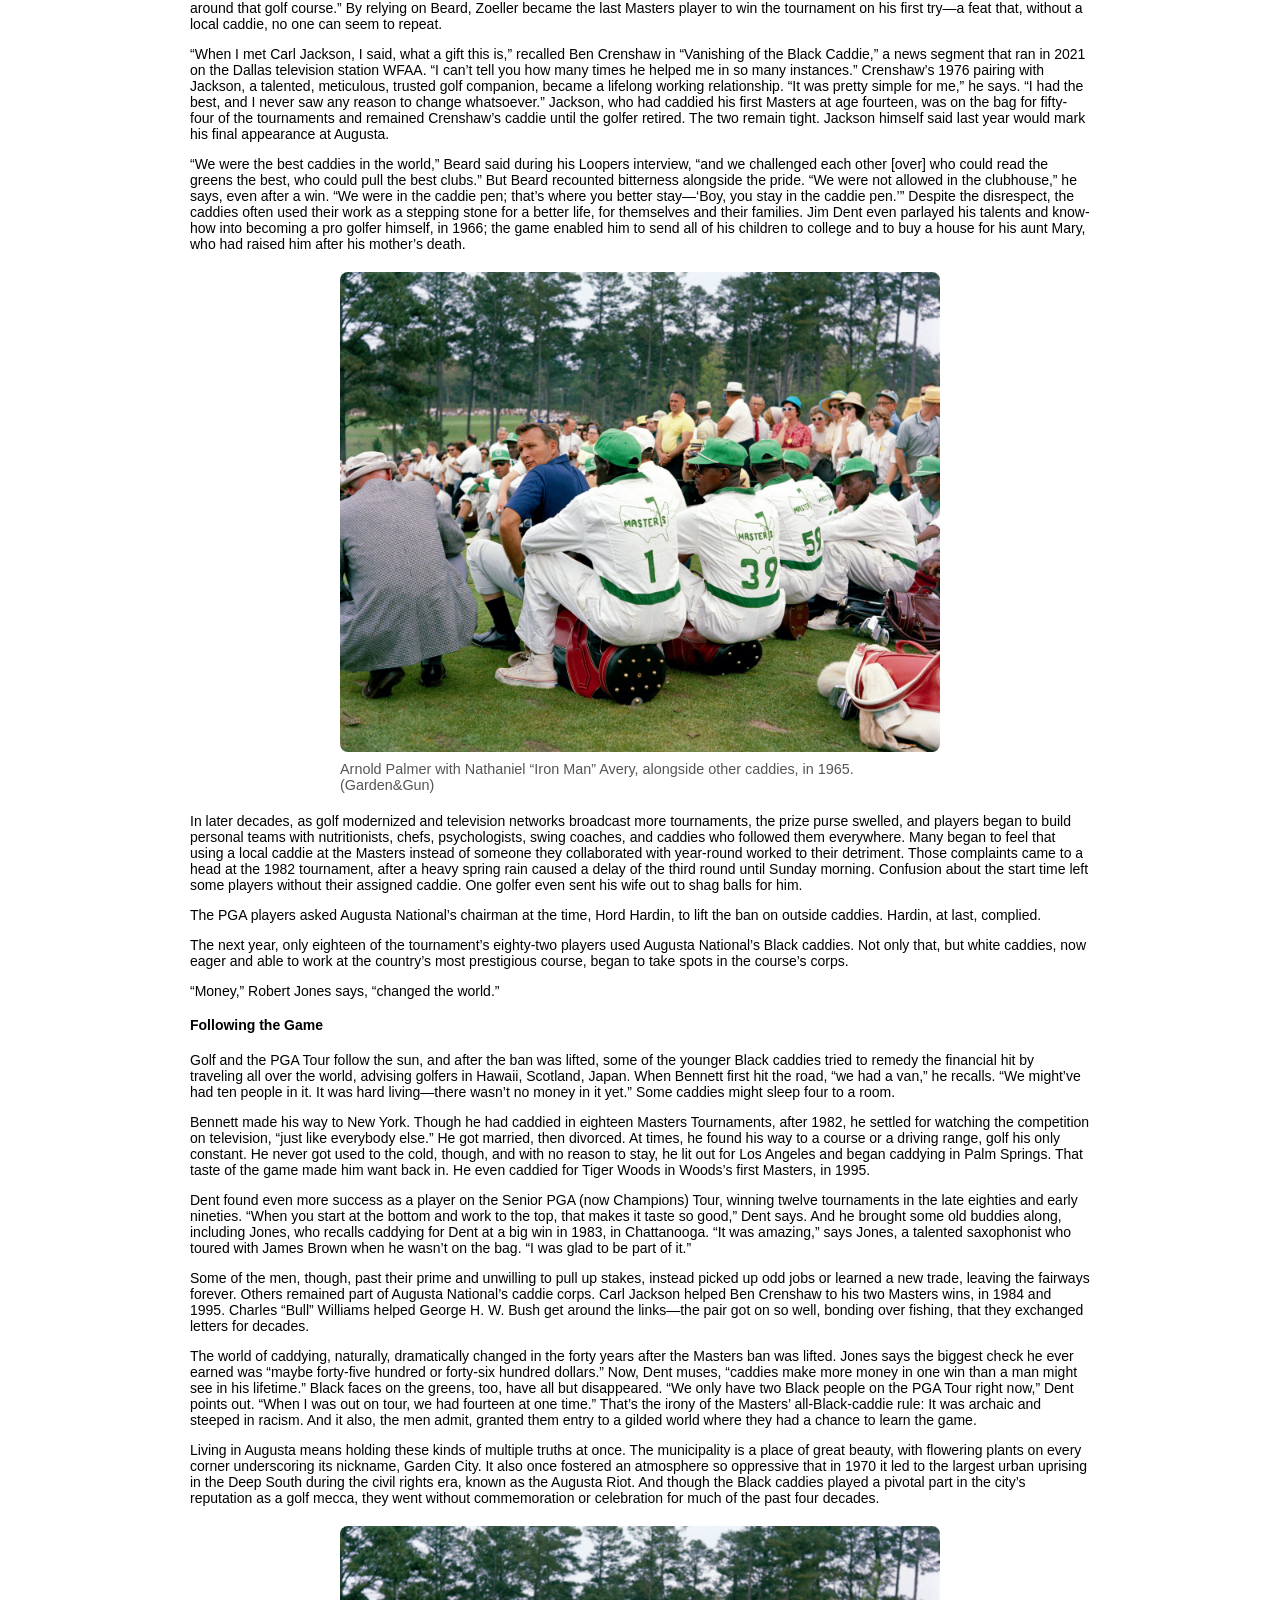
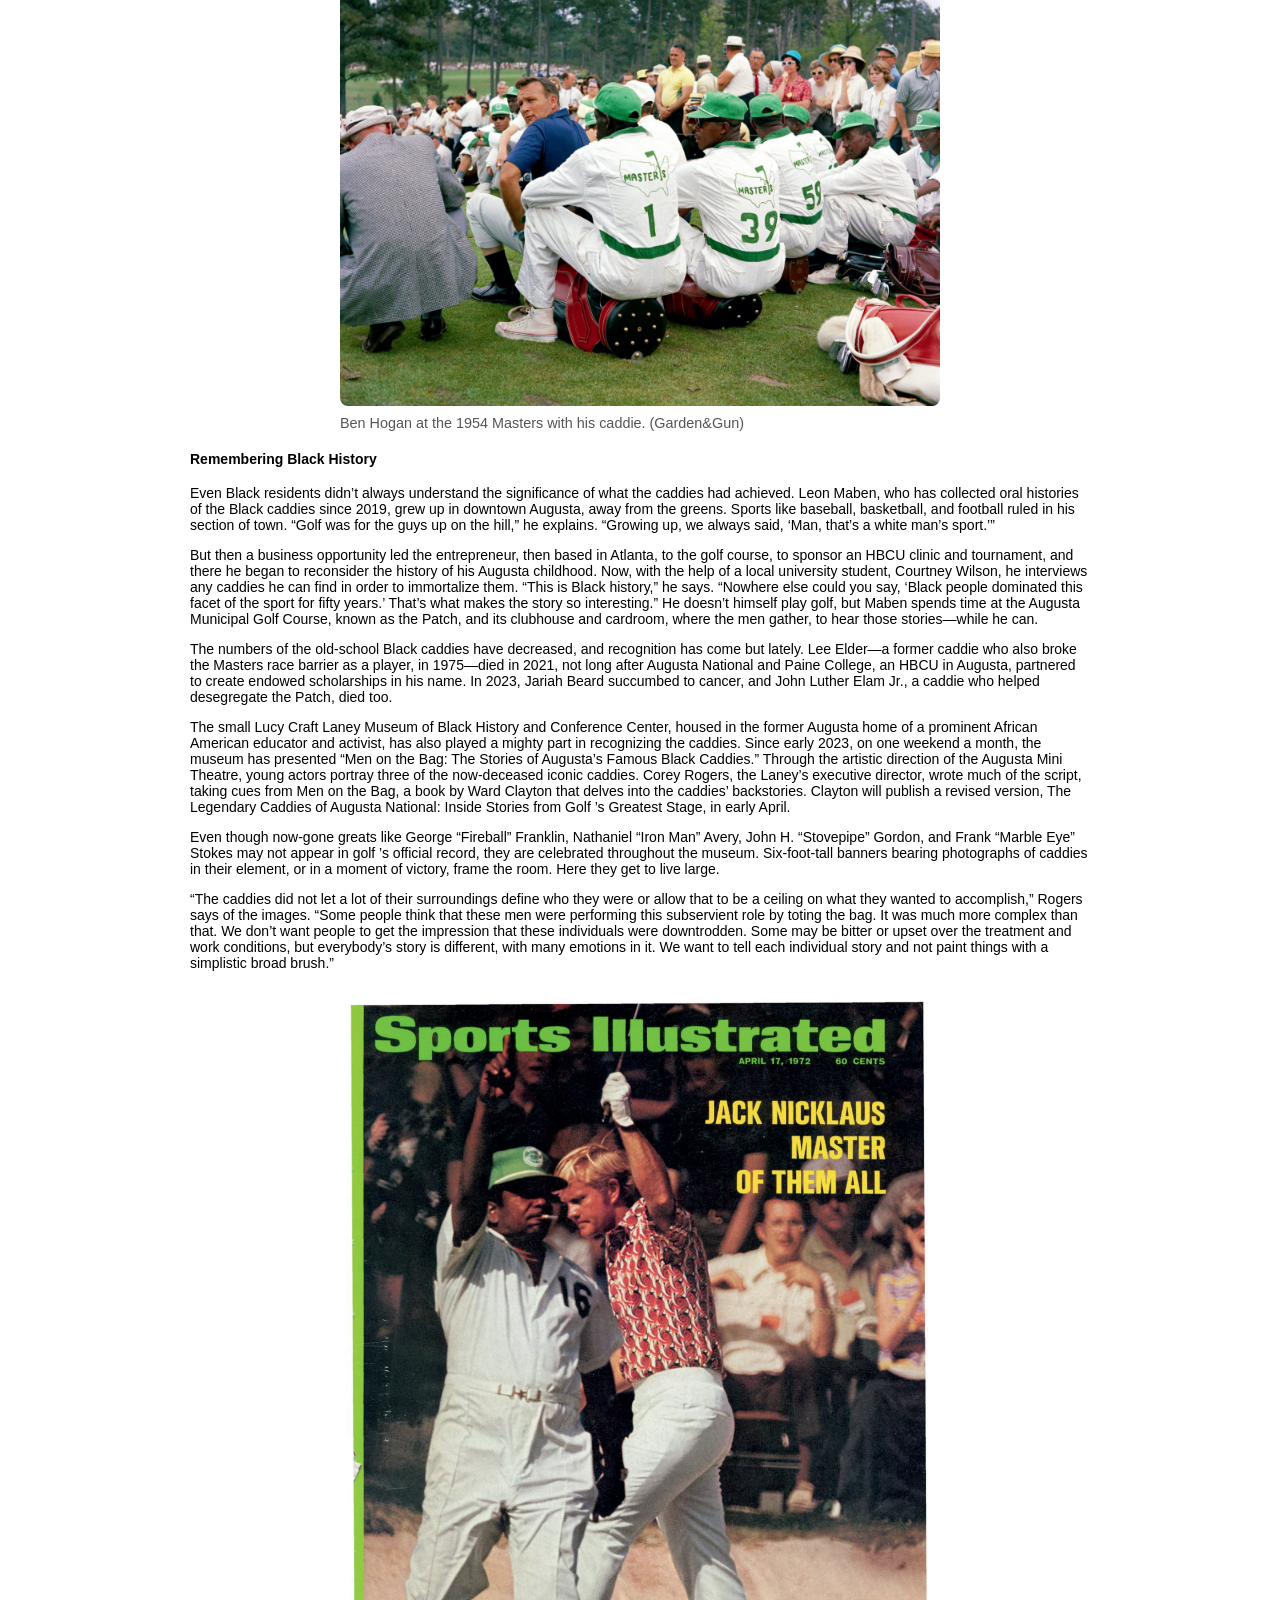
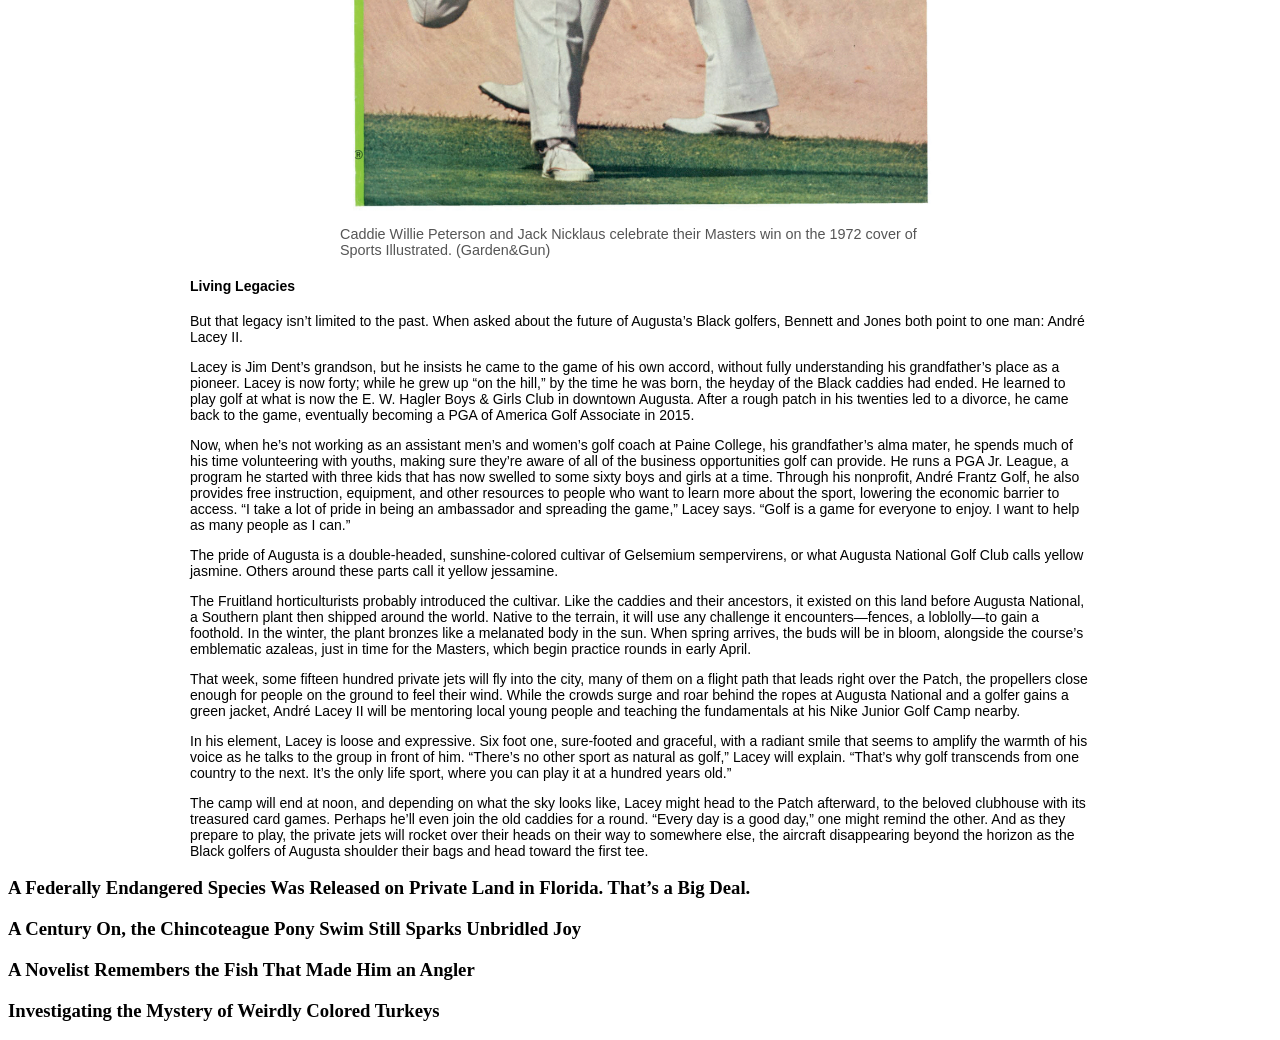
<file: midterm/midterm.html>
<!DOCTYPE html>
<html lang="en">

<head>
    <title>Golfer's Gazette</title>
    <link rel="stylesheet" type="text/css" href="golf.css">
    <link href="https://fonts.googleapis.com/css2?family=Open+Sans:ital,wght@0,300..800;1,300..800&display=swap" rel="stylesheet">
</head>

<body>

<img src="images/midterm-masthead.png" class="masthead" alt="Golfer's Gazette masthead">

<div id="headline">
    <h1>Remembering the Forgotten Masters of Golf</h1>
    <h3>For almost fifty years, they carried the bags of golf legends but also masterminded victories from the tees to the holes. Then, with one decision, their lives shifted, and the legacy of their glory days went unheralded. Finally, that’s changing</h3>
</div>

<div id="byline">
    <h4>By Latria Graham - April/May 2024</h4>
</div>

<figure class="figure">
    <img src="images/image1.jpg" class="figure-img img-fluid rounded" alt="John H. “Stovepipe” Gordon (center) with his fellow caddies at the 1935 tournament">
    <figcaption class="figure-caption">John H. “Stovepipe” Gordon (center) with his fellow caddies at the 1935 tournament. (Garden&Gun)</figcaption>
</figure>

<div id="content">
    <p>In a small cardroom at the back of a municipal golf course clubhouse in Augusta, Georgia, a handful of old men gather and reminisce.</p>
    <p>Do you remember when…? How about that time…? What about when Willie Peterson wound up on the cover of Sports Illustrated back in seventy-two? Wasn’t that something?</p>
    <p>All prompts, meant to bring back sweet memories. As they deal cards, the men talk about their golf games and trade good-natured jabs. They have known one another for more than sixty years, gave one another their nicknames.</p>
    <p>Jim “Big Boy” Dent. Robert “Cigarette” Jones. Tommy “Burnt Biscuits” Bennett. Ike “Stabber” Choice.</p>
    <p>As long as ailments don’t keep them confined to the house, they can be found here a couple of days a week, playing bid whist, ribbing one another, and recalling the days when they were part of Augusta National Golf Club’s all-Black caddie corps, which players were required to use during the annual spring Masters Tournament. From the competition’s inception in 1934, the caddies—born of Augusta and attuned to the land—could be a golfer’s secret weapon coming around Amen Corner or for surviving other notoriously tricky holes like No. 4, Flowering Crab Apple, or No. 10, Camellia.</p>
    <p>These men were no beasts of burden, but talented prognosticators who turned a racist policy, rooted in subjugation, into a livelihood and a source of esteem—one that, ironically, first added diversity to the game of golf. Men like Willie Peterson, who was on the bag for five of Jack Nicklaus’s six Masters victories. Or Willie “Cemetery” Perteet, President Dwight D. Eisenhower’s personal caddie at Augusta National during the fifties. When the club bent to pressure in 1982 and dropped the ban on outside caddies, the change rocked the corps—many of its members, including those who counted on that crucial tournament paycheck to tide them over till the seasonal club reopened in October, had to look for other work.</p>
    <p>In the four decades since, recognition for the pivotal part these men played in the game, until recently, scarcely existed. Even today, they aren’t heralded in the Augusta Museum of History, or mentioned in any of the historical milestones or records on the Masters’ website. But as their numbers dwindle—of the seventy-six caddies enlisted in 1982, only twenty or so are still living—they’re at long last beginning to be honored as what many of yesteryear’s golfers always knew them to be: the Pride of Augusta. An elite group of men who changed the game forever.</p>
    <h4>The History of the Augusta National Golf Club</h4>
    <p>For thousands of years, the Savannah River’s overflowing waters dumped sand, silt, and detritus onto what would one day become Augusta, leaving fertile soil in their wake. By 1858, three hundred or so particularly arable acres landed in the hands of Louis Mathieu Edouard Berckmans and his son Prosper Jules Alphonse, Belgian immigrants and horticulturists with an interest in fruit and ornamental trees and shrubs. All told, the Berckmans cultivated more than three hundred varieties of peach trees alone and grew a million-plus fruit trees, turning Berckmans Nursery into the first large-scale plant source of its kind in the Southeast. A “horticulture Mecca,” heralded the American Pomological Society, “serving the entire nation.” Folks around Augusta simply called it “Fruitland.”</p>
    <p>More than seventy years later, in 1931, the Georgia-born golf champion Bobby Jones and his partner, Clifford Roberts, a Wall Street investment banker, bought the nursery’s spread with plans to fashion a golf course from its landscape. Fruitland Manor became the clubhouse of the new Augusta National Golf Club. Many of the plant varieties the Berckmans developed and improved still grow on Augusta National’s meticulously curated grounds.</p>
    <p>Immediately south, sandwiched between the Augusta Country Club and a campus of what is now Augusta University, lies Sand Hills, a Black neighborhood listed on the National Register of Historic Places where most of the caddies grew up. Much of their lives back then took place there “up on the hill,” three miles from downtown as the crow flies, looming hundreds of feet above the then flood-prone city. Close enough to the city’s seats of power that the residents could work in them, even if they could not walk through their front doors. Still, the community felt like “one big family,” recalls Jim Dent, filled with adults who cared about his well-being and corrected his wrongdoings. But “the grandfather of caddies” came from even closer: Fruitland itself.</p>
    <h4>The Caddie Master</h4>
    <p>Willie Lee Stokes was born in 1920 on a parcel of the property where his family tended cotton and corn. Eleven years later, in need of work, he headed to the golf course under construction, where men were hauling away trees and reshaping the terrain, making way for hazards and bunkers. “I remember cutting down trees on No. 10 and No. 11,” Stokes, who died in 2006, once told the Augusta Chronicle. When Augusta National opened, in 1932, Stokes became the personal caddie for Clifford Roberts, who dubbed him “Pappy.”</p>
    <p>Stokes’s roots on the land gave him an advantage—he knew how to read the fairways and greens better than others. Take Rae’s Creek. Over the years, Augusta National has modified the course many times, but some water features are too ingrained to redirect. That was the secret of Rae’s, a ten-mile-long stream—up to sixty feet wide and four feet deep—that still cuts through the course. Surrounded by azaleas and dogwoods, the waterway is a major element of the infamous three-hole stretch, filled with hazards, called Amen Corner. Stokes understood that every putt would break toward Rae’s, the pull of gravity sending balls toward the lowest point on the property. Stokes also followed falling water: He became noted for studying how rain streamed across the greens, rendering the nuances of the topography visible.</p>
    <p>Augusta National first put on what would come to be called the Masters Tournament in 1934 with its rule in place—attributed to Roberts—that golfers would always be white, and the caddies would always be Black. The segregated course had support from the top: From that same year until 1961, the Professional Golfers’ Association of America had a “Caucasian-only” clause in its bylaws, preventing non-whites from membership and thus from competing on the PGA Tour.</p>
    <p>In 1938, the seventeen-year-old Stokes won his first Masters as a caddie for eventual Hall of Famer Henry Picard. He won again in 1948, with Claude Harmon; in 1951 and 1953, with the legendary Ben Hogan; and in 1956, with Jack Burke Jr. Stokes ties with latter-day caddies Steve Williams and Willie Peterson for the greatest number of Masters wins (five), but he remains the only one to do it with four different golfers.</p>
    <p>Stokes decided to teach the Black youth in Sand Hills what he knew. Caddying, after all, could provide consistent income and food on the table, even if most chalked the job up as low-skill menial labor, in the realm of domestics and servants. (Back then, even if a caddie had a better assessment of the lay of the land, some golfers only wanted someone to carry their heavy bags over miles of terrain. In those instances, there were just three rules: Show up, keep up, and shut up.) By the time the second generation of caddies was born in the late thirties and early forties, interested boys could attend Pappy Stokes’s Saturday caddie school to learn how to read the greens and anticipate the forces at play in golf. Stokes “was like the godfather of us young kids,” Robert Jones says. “Knew that golf course like the back of his hand.”</p>
    <p>Many in Sand Hills worked in one of the area cotton mills, bringing home a mere fifteen or so dollars a week for the hot, backbreaking job. A strong young boy, eager to please and willing to work rain or shine, could make more than that caddying. The kids could also earn around a dollar a day “shagging balls,” golf-speak for chasing balls hit from the practice tee. “Oh, it was fun,” says Jim Dent, who’s now eighty-four, relishing the memory. “We were young. We didn’t know what we were doing. We just enjoyed life. You make five dollars there, and that was a big payday back then.”</p>
    <p>But it was also “survival,” Tommy Bennett emphasizes. He was raised by his grandmother after his mother left the city in search of a job. To ease the hardship, Bennett used to sneak onto Augusta National as a boy of eleven to seek out work. Back then he was so small that his body routinely gave out—he didn’t have the energy to finish walking the course. Clubs made of wood and steel weighed more than modern materials like titanium and graphite. A bag could weigh as much as fifty pounds with rain gear. “I was happy to start and happy to finish,” Bennett says. But he put on a little weight and acquired a better attitude. He polished up his manners and learned how to talk to people. Those kinds of skills could come in handy for a caddie—some golfers, frustrated by hazards or bunkers, might throw clubs, or turn the air blue with their cursing.</p>
    <p>In those early days, ever one step away from being called “boy,” this second generation of caddies became a cast of characters known instead by the nicknames they gave one another, often sparked by funny childhood moments. Bennett got called Burnt Biscuits because he tried to steal one of his grandmother’s biscuits and burned himself so badly, he wound up in the hospital. Jones became Cigarette after he got caught smoking while underage. Dent, though smaller in stature than he used to be, still stands a head above the other caddies, hence Big Boy. Choice’s sobriquet, Stabber, came from his golf technique: He just kept stabbing the ball.</p>
    <p>The best caddies employ the properties and laws that govern space, time, energy, and matter—but using only their eyes and ears to assess equations that are always changing. Every day they wake up, walk the greens, and run their calculations again, adjusting for a golfer’s fortes, foibles, and equipment. Caddies must be naturalist, physicist, and psychologist, all wrapped in one white coverall.</p>
    <h4>Making History</h4>
    <blockquote class="blockquote"
>
  <p class="mb-0">“We were the best caddies in the world...” </p>
</blockquote>
    <p>That dynamic played out during the 1979 Masters, when Jariah “Bubba” Beard was on the bag for Fuzzy Zoeller. “As far as having a plan when I got to Augusta…I had no plan,” Zoeller admitted in Loopers: The Caddie’s Long Walk, a 2019 documentary about the worldwide history of caddies, also known as loopers. “[Beard] told me where to hit it, where not to hit it…it was like a blind man with a Seeing Eye dog. He led me around that golf course.” By relying on Beard, Zoeller became the last Masters player to win the tournament on his first try—a feat that, without a local caddie, no one can seem to repeat.</p>
    <p>“When I met Carl Jackson, I said, what a gift this is,” recalled Ben Crenshaw in “Vanishing of the Black Caddie,” a news segment that ran in 2021 on the Dallas television station WFAA. “I can’t tell you how many times he helped me in so many instances.” Crenshaw’s 1976 pairing with Jackson, a talented, meticulous, trusted golf companion, became a lifelong working relationship. “It was pretty simple for me,” he says. “I had the best, and I never saw any reason to change whatsoever.” Jackson, who had caddied his first Masters at age fourteen, was on the bag for fifty-four of the tournaments and remained Crenshaw’s caddie until the golfer retired. The two remain tight. Jackson himself said last year would mark his final appearance at Augusta.</p>
    <p>“We were the best caddies in the world,” Beard said during his Loopers interview, “and we challenged each other [over] who could read the greens the best, who could pull the best clubs.” But Beard recounted bitterness alongside the pride. “We were not allowed in the clubhouse,” he says, even after a win. “We were in the caddie pen; that’s where you better stay—‘Boy, you stay in the caddie pen.’” Despite the disrespect, the caddies often used their work as a stepping stone for a better life, for themselves and their families. Jim Dent even parlayed his talents and know-how into becoming a pro golfer himself, in 1966; the game enabled him to send all of his children to college and to buy a house for his aunt Mary, who had raised him after his mother’s death.
</p>
<figure class="figure">
    <img src="images/image3.jpg" class="figure-img img-fluid rounded" alt="Arnold Palmer with Nathaniel “Iron Man” Avery, alongside other caddies, in 1965">
    <figcaption class="figure-caption">Arnold Palmer with Nathaniel “Iron Man” Avery, alongside other caddies, in 1965. (Garden&Gun)</figcaption>
</figure>
    <p>In later decades, as golf modernized and television networks broadcast more tournaments, the prize purse swelled, and players began to build personal teams with nutritionists, chefs, psychologists, swing coaches, and caddies who followed them everywhere. Many began to feel that using a local caddie at the Masters instead of someone they collaborated with year-round worked to their detriment. Those complaints came to a head at the 1982 tournament, after a heavy spring rain caused a delay of the third round until Sunday morning. Confusion about the start time left some players without their assigned caddie. One golfer even sent his wife out to shag balls for him.</p>
    <p>The PGA players asked Augusta National’s chairman at the time, Hord Hardin, to lift the ban on outside caddies. Hardin, at last, complied.</p>
    <p>The next year, only eighteen of the tournament’s eighty-two players used Augusta National’s Black caddies. Not only that, but white caddies, now eager and able to work at the country’s most prestigious course, began to take spots in the course’s corps.</p>
    <p>“Money,” Robert Jones says, “changed the world.”</p>
    <h4>Following the Game</h4>
    <p>Golf and the PGA Tour follow the sun, and after the ban was lifted, some of the younger Black caddies tried to remedy the financial hit by traveling all over the world, advising golfers in Hawaii, Scotland, Japan. When Bennett first hit the road, “we had a van,” he recalls. “We might’ve had ten people in it. It was hard living—there wasn’t no money in it yet.” Some caddies might sleep four to a room.</p>
    <p>Bennett made his way to New York. Though he had caddied in eighteen Masters Tournaments, after 1982, he settled for watching the competition on television, “just like everybody else.” He got married, then divorced. At times, he found his way to a course or a driving range, golf his only constant. He never got used to the cold, though, and with no reason to stay, he lit out for Los Angeles and began caddying in Palm Springs. That taste of the game made him want back in. He even caddied for Tiger Woods in Woods’s first Masters, in 1995.</p>
    <p>Dent found even more success as a player on the Senior PGA (now Champions) Tour, winning twelve tournaments in the late eighties and early nineties. “When you start at the bottom and work to the top, that makes it taste so good,” Dent says. And he brought some old buddies along, including Jones, who recalls caddying for Dent at a big win in 1983, in Chattanooga. “It was amazing,” says Jones, a talented saxophonist who toured with James Brown when he wasn’t on the bag. “I was glad to be part of it.”</p>
    <p>Some of the men, though, past their prime and unwilling to pull up stakes, instead picked up odd jobs or learned a new trade, leaving the fairways forever. Others remained part of Augusta National’s caddie corps. Carl Jackson helped Ben Crenshaw to his two Masters wins, in 1984 and 1995. Charles “Bull” Williams helped George H. W. Bush get around the links—the pair got on so well, bonding over fishing, that they exchanged letters for decades.</p>
    <p>The world of caddying, naturally, dramatically changed in the forty years after the Masters ban was lifted. Jones says the biggest check he ever earned was “maybe forty-five hundred or forty-six hundred dollars.” Now, Dent muses, “caddies make more money in one win than a man might see in his lifetime.” Black faces on the greens, too, have all but disappeared. “We only have two Black people on the PGA Tour right now,” Dent points out. “When I was out on tour, we had fourteen at one time.” That’s the irony of the Masters’ all-Black-caddie rule: It was archaic and steeped in racism. And it also, the men admit, granted them entry to a gilded world where they had a chance to learn the game.</p>
    <p>Living in Augusta means holding these kinds of multiple truths at once. The municipality is a place of great beauty, with flowering plants on every corner underscoring its nickname, Garden City. It also once fostered an atmosphere so oppressive that in 1970 it led to the largest urban uprising in the Deep South during the civil rights era, known as the Augusta Riot. And though the Black caddies played a pivotal part in the city’s reputation as a golf mecca, they went without commemoration or celebration for much of the past four decades.</p>
   <figure class="figure">
    <img src="images/image3.jpg" class="figure-img img-fluid rounded" alt="Ben Hogan at the 1954 Masters with his caddie">
    <figcaption class="figure-caption">Ben Hogan at the 1954 Masters with his caddie. (Garden&Gun)</figcaption>
</figure>
    <h4>Remembering Black History</h4>
    <p>Even Black residents didn’t always understand the significance of what the caddies had achieved. Leon Maben, who has collected oral histories of the Black caddies since 2019, grew up in downtown Augusta, away from the greens. Sports like baseball, basketball, and football ruled in his section of town. “Golf was for the guys up on the hill,” he explains. “Growing up, we always said, ‘Man, that’s a white man’s sport.’”</p>
    <p>But then a business opportunity led the entrepreneur, then based in Atlanta, to the golf course, to sponsor an HBCU clinic and tournament, and there he began to reconsider the history of his Augusta childhood. Now, with the help of a local university student, Courtney Wilson, he interviews any caddies he can find in order to immortalize them. “This is Black history,” he says. “Nowhere else could you say, ‘Black people dominated this facet of the sport for fifty years.’ That’s what makes the story so interesting.” He doesn’t himself play golf, but Maben spends time at the Augusta Municipal Golf Course, known as the Patch, and its clubhouse and cardroom, where the men gather, to hear those stories—while he can.</p>
    <p>The numbers of the old-school Black caddies have decreased, and recognition has come but lately. Lee Elder—a former caddie who also broke the Masters race barrier as a player, in 1975—died in 2021, not long after Augusta National and Paine College, an HBCU in Augusta, partnered to create endowed scholarships in his name. In 2023, Jariah Beard succumbed to cancer, and John Luther Elam Jr., a caddie who helped desegregate the Patch, died too.</p>
    <p>The small Lucy Craft Laney Museum of Black History and Conference Center, housed in the former Augusta home of a prominent African American educator and activist, has also played a mighty part in recognizing the caddies. Since early 2023, on one weekend a month, the museum has presented “Men on the Bag: The Stories of Augusta’s Famous Black Caddies.” Through the artistic direction of the Augusta Mini Theatre, young actors portray three of the now-deceased iconic caddies. Corey Rogers, the Laney’s executive director, wrote much of the script, taking cues from Men on the Bag, a book by Ward Clayton that delves into the caddies’ backstories. Clayton will publish a revised version, The Legendary Caddies of Augusta National: Inside Stories from Golf ’s Greatest Stage, in early April.</p>
    <p>Even though now-gone greats like George “Fireball” Franklin, Nathaniel “Iron Man” Avery, John H. “Stovepipe” Gordon, and Frank “Marble Eye” Stokes may not appear in golf ’s official record, they are celebrated throughout the museum. Six-foot-tall banners bearing photographs of caddies in their element, or in a moment of victory, frame the room. Here they get to live large.</p>
    <p>“The caddies did not let a lot of their surroundings define who they were or allow that to be a ceiling on what they wanted to accomplish,” Rogers says of the images. “Some people think that these men were performing this subservient role by toting the bag. It was much more complex than that. We don’t want people to get the impression that these individuals were downtrodden. Some may be bitter or upset over the treatment and work conditions, but everybody’s story is different, with many emotions in it. We want to tell each individual story and not paint things with a simplistic broad brush.”</p>
    <figure class="figure">
    <img src="images/image4.jpg" class="figure-img img-fluid rounded" alt="Caddie Willie Peterson and Jack Nicklaus celebrate their Masters win on the 1972 cover of Sports Illustrated">
    <figcaption class="figure-caption"> Caddie Willie Peterson and Jack Nicklaus celebrate their Masters win on the 1972 cover of Sports Illustrated. (Garden&Gun)</figcaption>
</figure>
    <h4>Living Legacies</h4>
    <p>But that legacy isn’t limited to the past. When asked about the future of Augusta’s Black golfers, Bennett and Jones both point to one man: André Lacey II.</p>
    <p>Lacey is Jim Dent’s grandson, but he insists he came to the game of his own accord, without fully understanding his grandfather’s place as a pioneer. Lacey is now forty; while he grew up “on the hill,” by the time he was born, the heyday of the Black caddies had ended. He learned to play golf at what is now the E. W. Hagler Boys & Girls Club in downtown Augusta. After a rough patch in his twenties led to a divorce, he came back to the game, eventually becoming a PGA of America Golf Associate in 2015.</p>
    <p>Now, when he’s not working as an assistant men’s and women’s golf coach at Paine College, his grandfather’s alma mater, he spends much of his time volunteering with youths, making sure they’re aware of all of the business opportunities golf can provide. He runs a PGA Jr. League, a program he started with three kids that has now swelled to some sixty boys and girls at a time. Through his nonprofit, André Frantz Golf, he also provides free instruction, equipment, and other resources to people who want to learn more about the sport, lowering the economic barrier to access. “I take a lot of pride in being an ambassador and spreading the game,” Lacey says. “Golf is a game for everyone to enjoy. I want to help as many people as I can.”</p>
    <p>The pride of Augusta is a double-headed, sunshine-colored cultivar of Gelsemium sempervirens, or what Augusta National Golf Club calls yellow jasmine. Others around these parts call it yellow jessamine.</p>
    <p>The Fruitland horticulturists probably introduced the cultivar. Like the caddies and their ancestors, it existed on this land before Augusta National, a Southern plant then shipped around the world. Native to the terrain, it will use any challenge it encounters—fences, a loblolly—to gain a foothold. In the winter, the plant bronzes like a melanated body in the sun. When spring arrives, the buds will be in bloom, alongside the course’s emblematic azaleas, just in time for the Masters, which begin practice rounds in early April.</p>
    <p>That week, some fifteen hundred private jets will fly into the city, many of them on a flight path that leads right over the Patch, the propellers close enough for people on the ground to feel their wind. While the crowds surge and roar behind the ropes at Augusta National and a golfer gains a green jacket, André Lacey II will be mentoring local young people and teaching the fundamentals at his Nike Junior Golf Camp nearby.</p>
    <p>In his element, Lacey is loose and expressive. Six foot one, sure-footed and graceful, with a radiant smile that seems to amplify the warmth of his voice as he talks to the group in front of him. “There’s no other sport as natural as golf,” Lacey will explain. “That’s why golf transcends from one country to the next. It’s the only life sport, where you can play it at a hundred years old.”</p>
    <p>The camp will end at noon, and depending on what the sky looks like, Lacey might head to the Patch afterward, to the beloved clubhouse with its treasured card games. Perhaps he’ll even join the old caddies for a round. “Every day is a good day,” one might remind the other. And as they prepare to play, the private jets will rocket over their heads on their way to somewhere else, the aircraft disappearing beyond the horizon as the Black golfers of Augusta shoulder their bags and head toward the first tee.</p>
 
</div>

<div class="row text-center justify-content-center">


		<div class="col-md-4">
			<h3><a href="https://gardenandgun.com/a-federally-endangered-species-was-released-on-private-land-in-florida-thats-a-big-deal" target="_blank"></a>A Federally Endangered Species Was Released on Private Land in Florida. That’s a Big Deal.</h3>
		</div>

		<div class="col-md-4">
			<h3><a href="https://gardenandgun.com/a-century-on-the-chincoteague-pony-swim-still-sparks-unbridled-joy" target="_blank"></a>A Century On, the Chincoteague Pony Swim Still Sparks Unbridled Joy</h3>
		</div>

    <div class="col-md-4">
			<h3><a href="https://gardenandgun.com/bream-fishing?_gl=1*18mrhey*_up*MQ..*_ga*MTIyNjA3OTczNy4xNzkyNjA0ODk3*_ga_END7JVW7E5*czE3OTI2MDQ4OTYkbzEkZzEkdDE3OTI2MDQ5MTUkajQxJGwwJGgw" target="_blank"></a>A Novelist Remembers the Fish That Made Him an Angler
</h3>
		</div>

<div class="col-md-4">
			<h3><a href="https://gardenandgun.com/investigating-the-mystery-of-weirdly-colored-turkeys" target="_blank"></a>Investigating the Mystery of Weirdly Colored Turkeys</h3>
		</div>
	</div>

</body>

</html>
</file>
<file: midterm-review/stylesheet.css>
#headline {
   font-family: Helvetica, sans-serif;
font-size: 14px; 
text-align: center;
}


#byline {
font-family: Helvetica, sans-serif;
font-size: 14px;
font-style: italic;
text-align: center;
}


#content {
    margin: 0 auto;
    width: 900px;
}

blockquote {
    font: 16px/24px normal helvetica, sans-serif;
    font-style: italic;
    margin-top: 15px;
    margin-bottom: 15px;
    color: red;
    margin-left: 50px;
    padding-left: 15px;
    border-left: 4px solid #ccc;
}

#closer {
font-family: Helvetica, sans-serif;
font-size: 14px;
font-style: italic;
text-align: center;
}
</file>
<file: midterm/golf.css>
#headline {
    margin: 0 auto;
    width: 900px;
}

#content {
    margin: 0 auto;
    width: 900px;
}

#headline {
   font-family: Helvetica, sans-serif;
font-size: 14px; 
text-align: center;
}

#byline {
font-family: Helvetica, sans-serif;
font-size: 14px;
font-style: italic;
text-align: center;
}

#content {
    margin: 0 auto;
    width: 900px;
    font-family:Helvetica, arial, sans-serif;
    font-size: 14px;
}

img {
    max-width: 100%;
    height: auto;
}

figure {
    max-width: 600px;
    margin: 20px auto;
}

figure img {
    width: 100%;
    border-radius: 8px;
}

figcaption {
    font-size: 0.9rem;
    color: #555;
    margin-top: 6px;
}

.masthead {
    width: 100%;
    height: auto;
    display: block;
}

blockquote {
    font: 16px/24px normal helvetica, sans-serif;
    font-style: italic;
    margin-top: 15px;
    margin-bottom: 15px;
    color: red;
    margin-left: 50px;
    padding-left: 15px;
    border-left: 4px solid #ccc;
}
</file>
